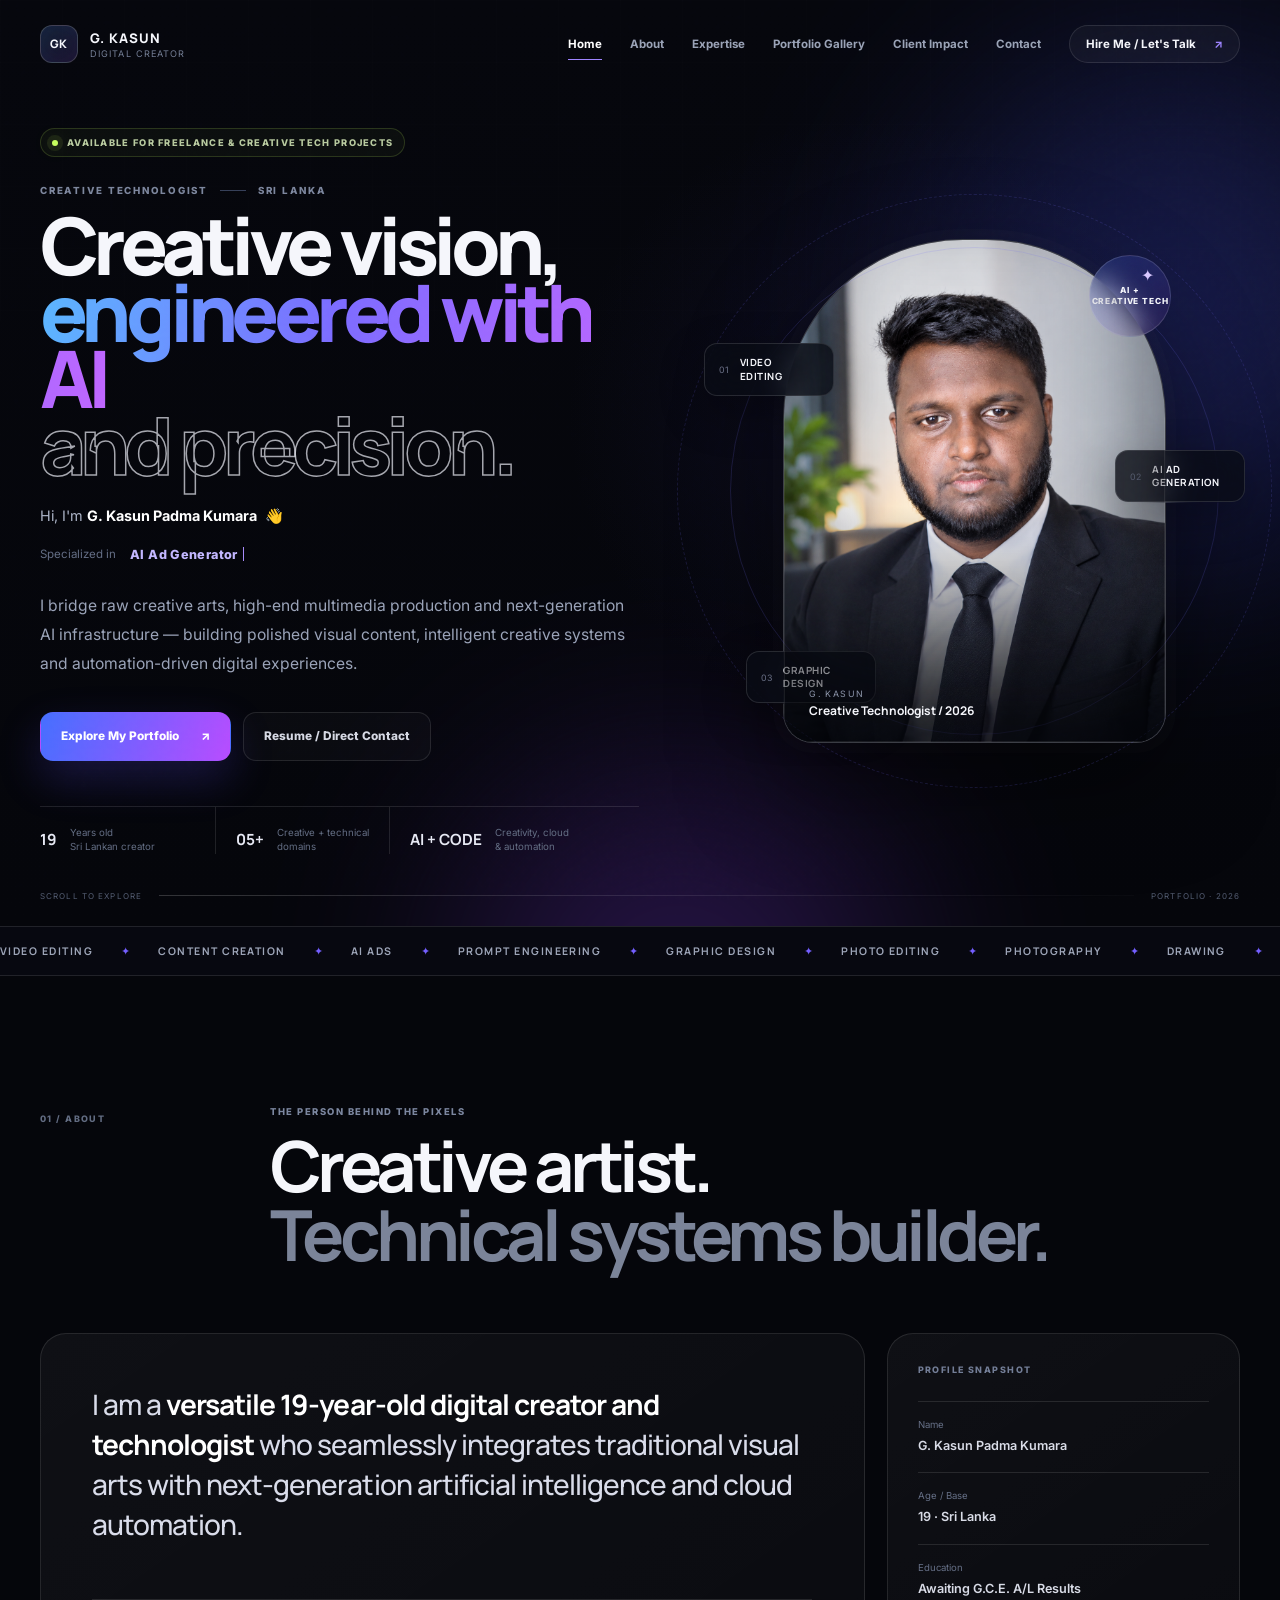
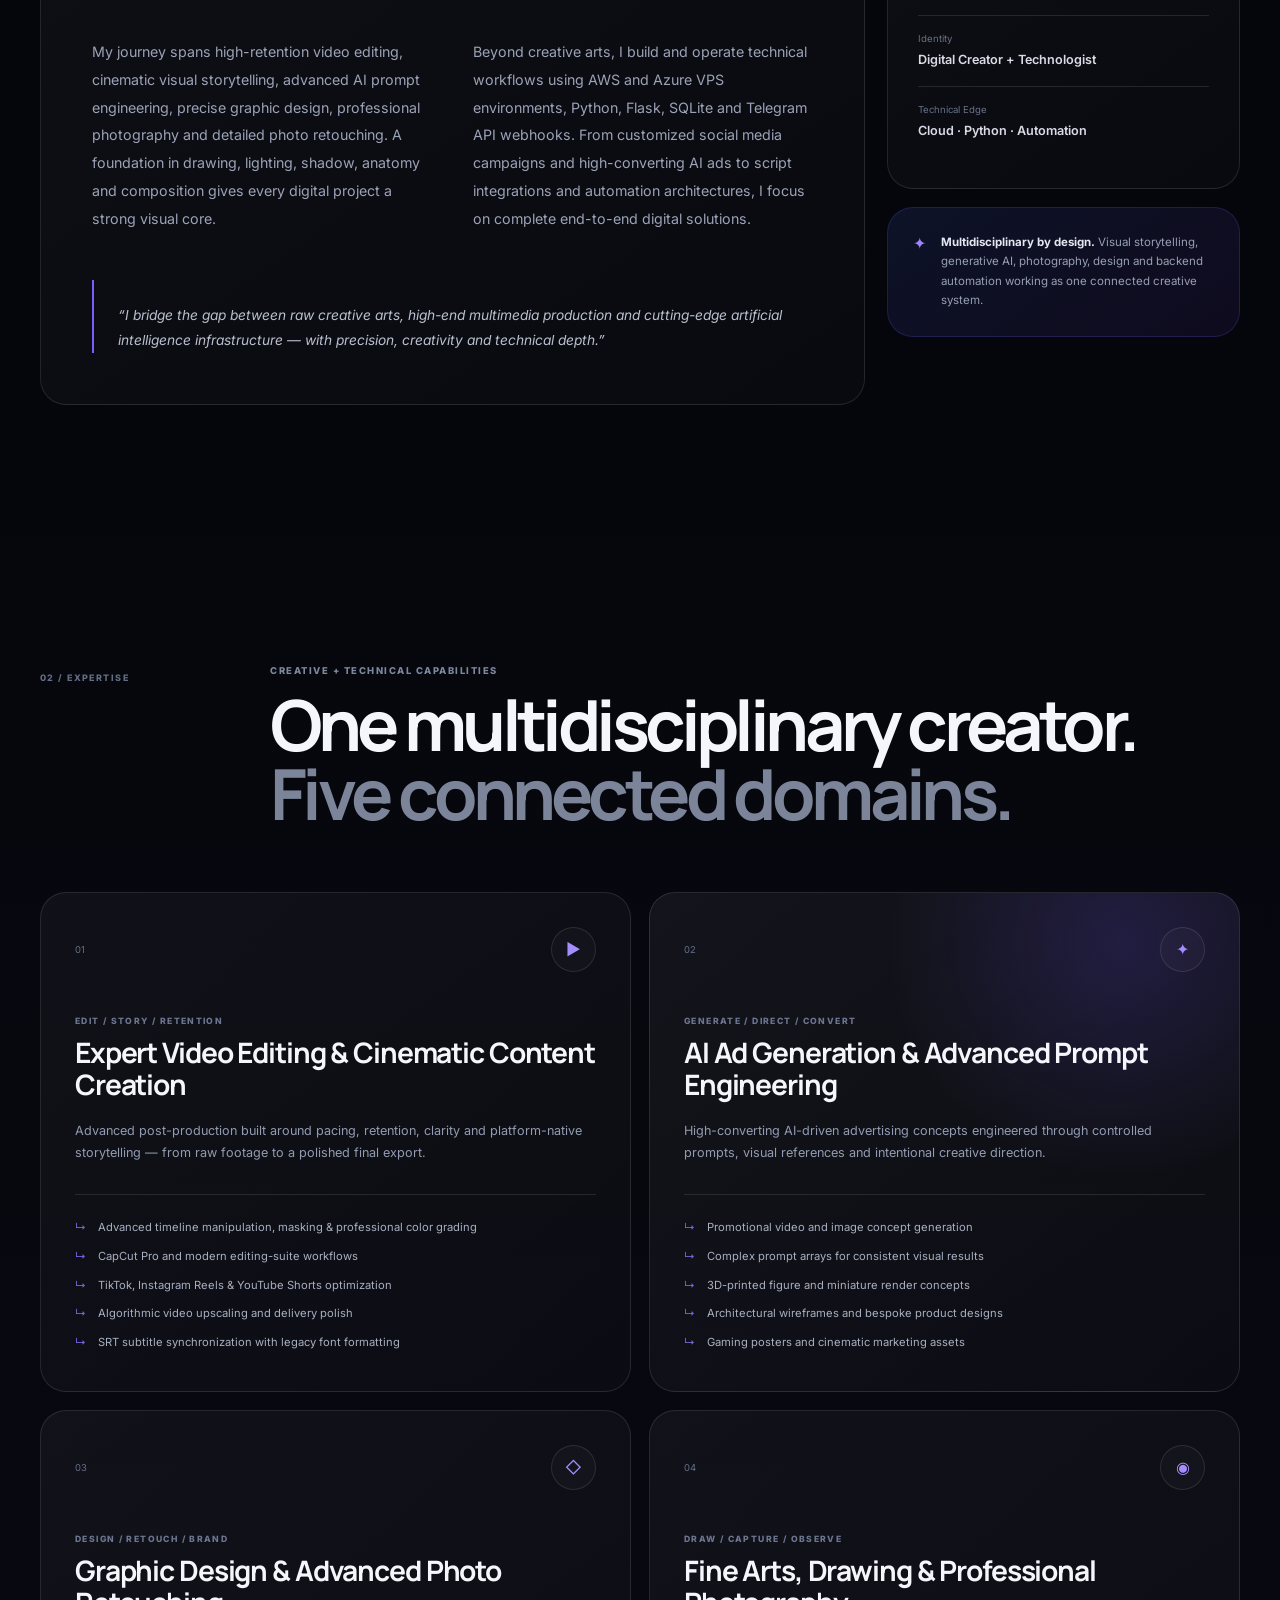
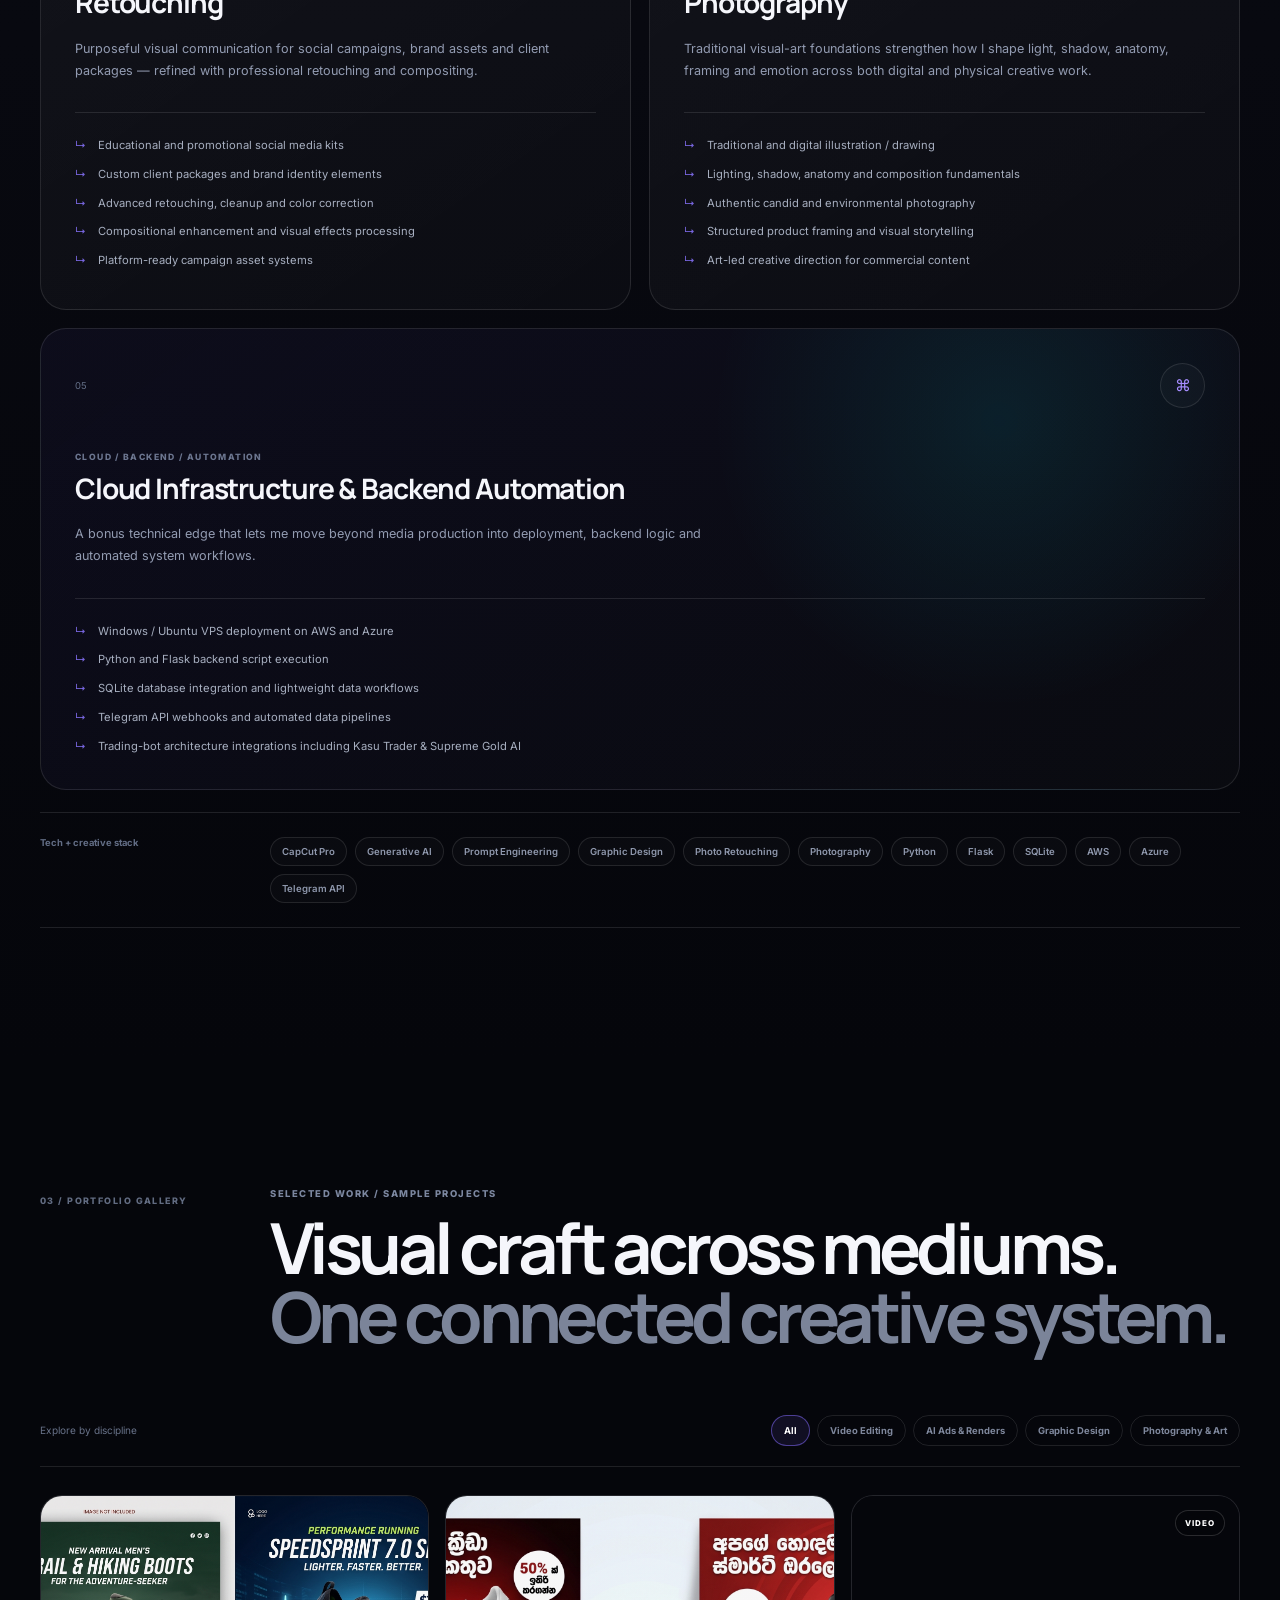
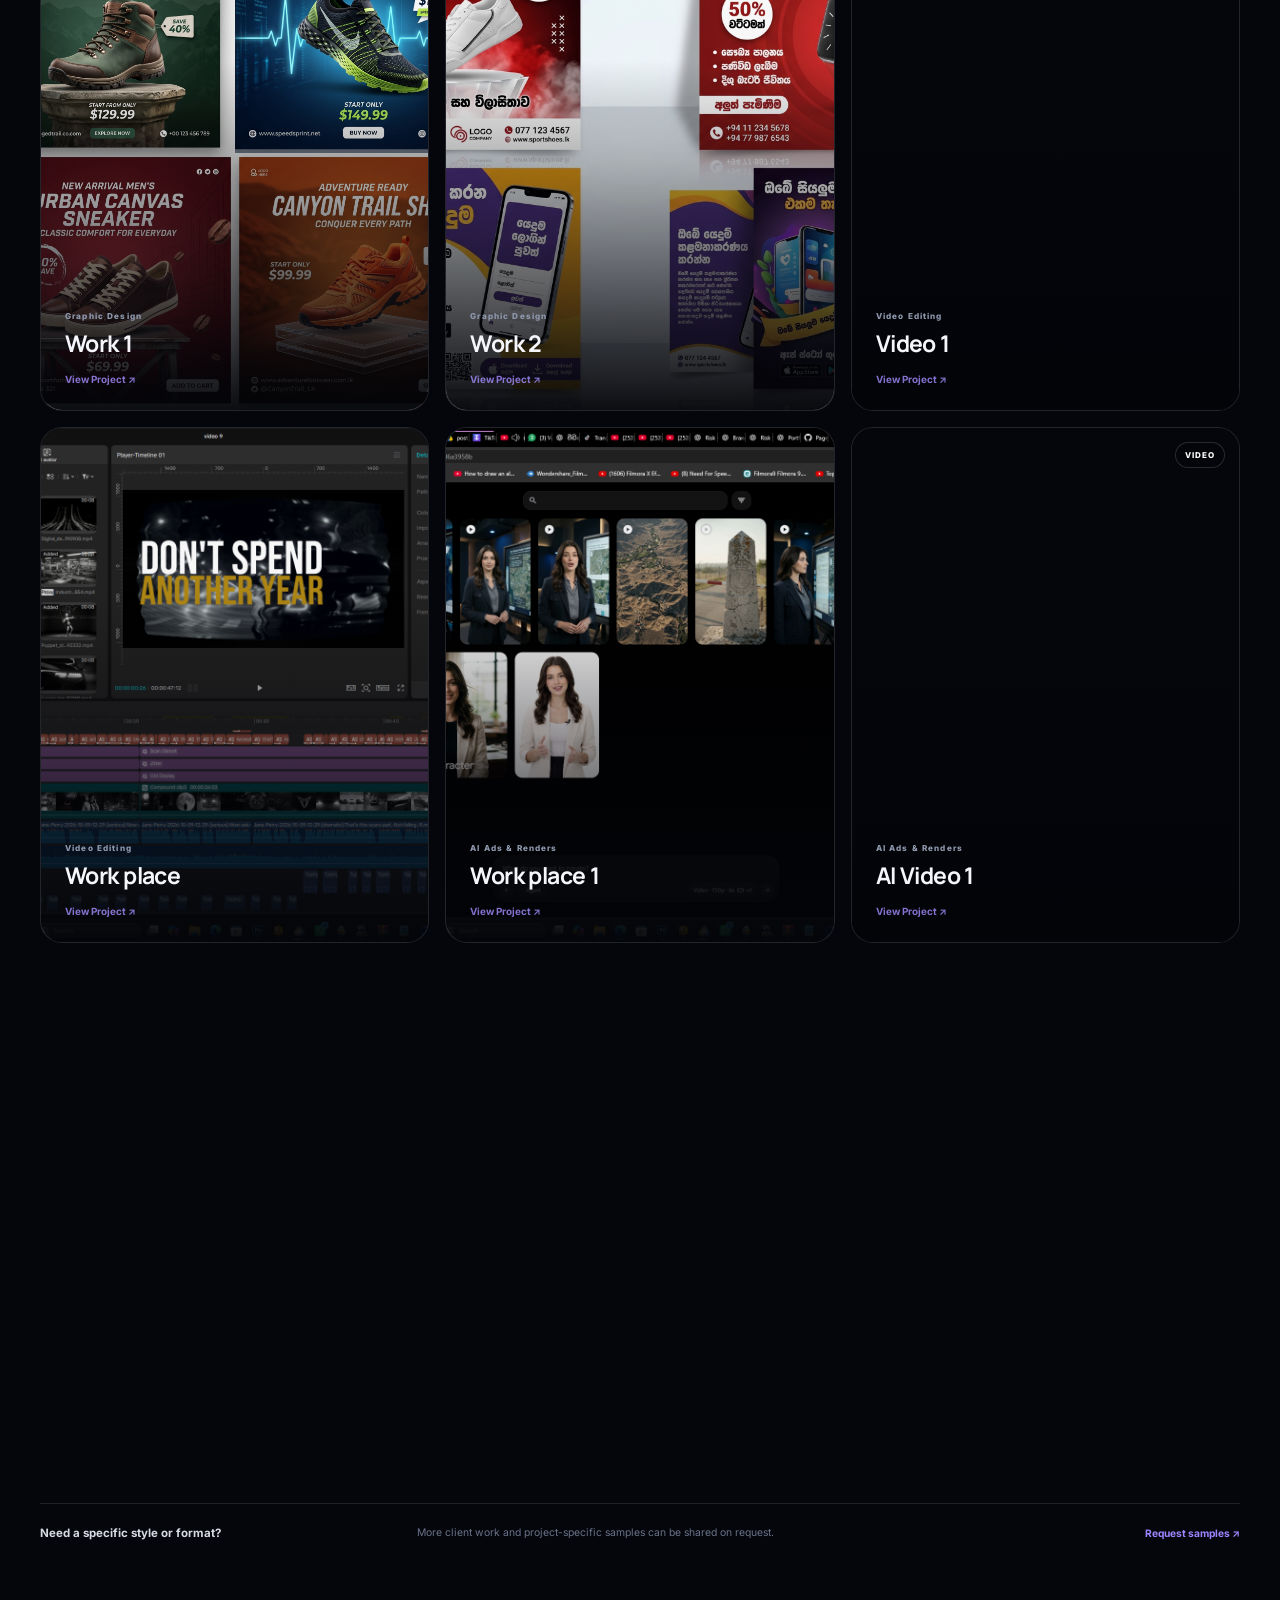
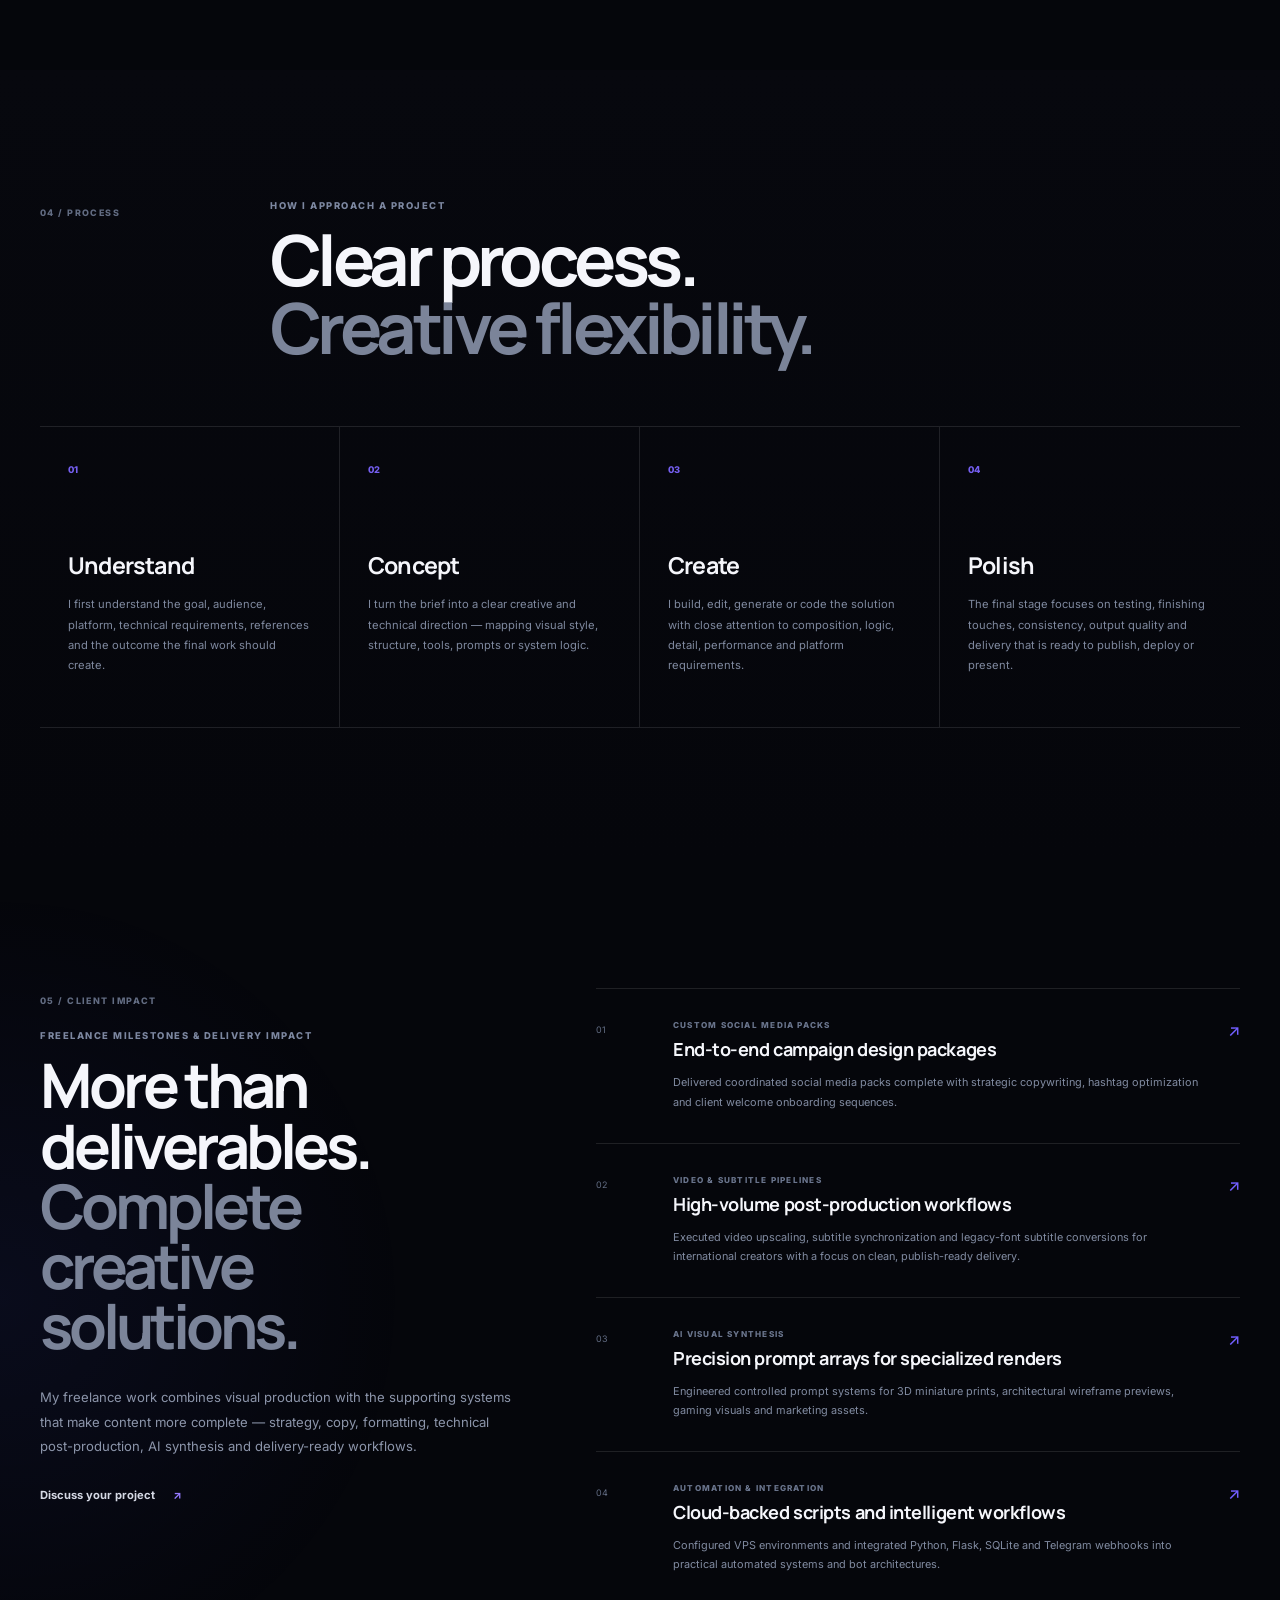
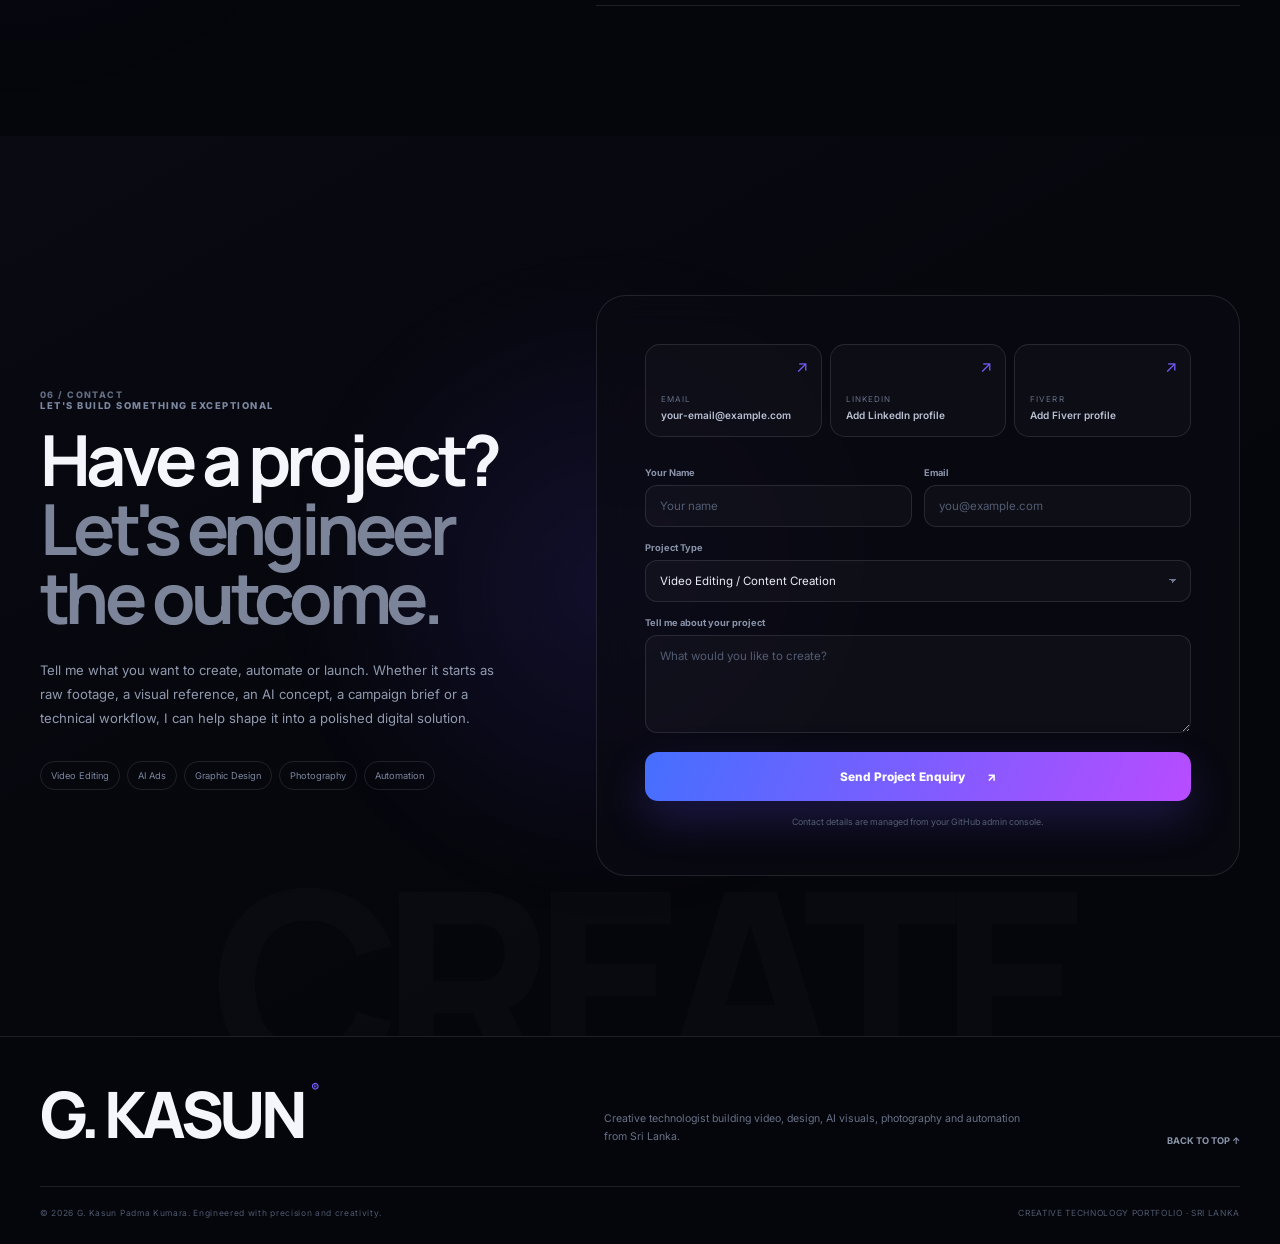
<file: index.html>
<!DOCTYPE html>
<html lang="en">
<head>
  <meta charset="UTF-8" />
  <meta name="viewport" content="width=device-width, initial-scale=1.0" />
  <meta name="theme-color" content="#05060b" />
  <meta name="description" content="Portfolio of G. Kasun Padma Kumara — multidisciplinary digital creator, expert video editor, AI ad generator, graphic designer, photographer, full-stack and automation enthusiast from Sri Lanka." />
  <title>G. Kasun Padma Kumara — Creative Technologist & Digital Creator</title>

  <link rel="preconnect" href="https://fonts.googleapis.com" />
  <link rel="preconnect" href="https://fonts.gstatic.com" crossorigin />
  <link href="https://fonts.googleapis.com/css2?family=Inter:wght@400;500;600;700&family=Manrope:wght@500;600;700;800&display=swap" rel="stylesheet" />
  <link rel="stylesheet" href="style.css" />
</head>
<body>
  <div class="page-noise" aria-hidden="true"></div>
  <div class="mouse-glow" aria-hidden="true"></div>

  <header class="site-header" id="top">
    <nav class="navbar shell" aria-label="Primary navigation">
      <a class="brand" href="#home" aria-label="G. Kasun home">
        <span class="brand-mark">GK</span>
        <span class="brand-copy"><b>G. KASUN</b><small>Digital Creator</small></span>
      </a>

      <button class="menu-toggle" type="button" aria-label="Open navigation menu" aria-expanded="false" aria-controls="nav-menu">
        <span></span><span></span><span></span>
      </button>

      <div class="nav-menu" id="nav-menu">
        <a href="#home" class="nav-link active">Home</a>
        <a href="#about" class="nav-link">About</a>
        <a href="#expertise" class="nav-link">Expertise</a>
        <a href="#portfolio" class="nav-link">Portfolio Gallery</a>
        <a href="#impact" class="nav-link">Client Impact</a>
        <a href="#contact" class="nav-link">Contact</a>
        <a href="#contact" class="nav-cta">Hire Me / Let's Talk <span>↗</span></a>
      </div>
    </nav>
  </header>

  <main>
    <section class="hero" id="home">
      <div class="hero-aurora hero-aurora-a" aria-hidden="true"></div>
      <div class="hero-aurora hero-aurora-b" aria-hidden="true"></div>
      <div class="hero-grid shell">
        <div class="hero-copy reveal">
          <div class="availability-pill"><span></span><b id="availability-text">AVAILABLE FOR FREELANCE & CREATIVE TECH PROJECTS</b></div>
          <p class="hero-kicker">CREATIVE TECHNOLOGIST <i></i> SRI LANKA</p>
          <h1>
            Creative vision,<br />
            <span class="gradient-text">engineered with AI</span><br />
            <span class="outline-text">and precision.</span>
          </h1>
          <div class="intro-name">Hi, I'm <strong>G. Kasun Padma Kumara</strong> <span>👋</span></div>
          <div class="role-line" aria-live="polite">
            <span class="role-label">Specialized in</span>
            <span id="dynamic-role" class="dynamic-role">Expert Video Editor</span>
          </div>
          <p class="hero-text">
            I bridge raw creative arts, high-end multimedia production and next-generation AI infrastructure — building polished visual content, intelligent creative systems and automation-driven digital experiences.
          </p>

          <div class="hero-actions">
            <a class="btn btn-primary" href="#portfolio">Explore My Portfolio <span>↗</span></a>
            <a class="btn btn-ghost" id="resume-link" href="#contact">Resume / Direct Contact</a>
          </div>

          <div class="hero-facts">
            <div><b>19</b><span>Years old<br />Sri Lankan creator</span></div>
            <div><b>05+</b><span>Creative + technical<br />domains</span></div>
            <div><b>AI + CODE</b><span>Creativity, cloud<br />& automation</span></div>
          </div>
        </div>

        <div class="hero-visual reveal reveal-delay-1">
          <div class="visual-backdrop-text" aria-hidden="true">CREATE</div>
          <div class="portrait-stage">
            <div class="portrait-frame">
              <img src="images/profile.jpg" alt="Portrait of G. Kasun Padma Kumara" />
              <div class="portrait-shade"></div>
              <div class="portrait-caption">
                <small>G. KASUN</small>
                <strong>Creative Technologist / 2026</strong>
              </div>
            </div>
            <div class="orbital orbit-one"></div>
            <div class="orbital orbit-two"></div>
            <div class="skill-float float-video"><span>01</span><b>VIDEO<br />EDITING</b></div>
            <div class="skill-float float-ai"><span>02</span><b>AI AD<br />GENERATION</b></div>
            <div class="skill-float float-design"><span>03</span><b>GRAPHIC<br />DESIGN</b></div>
            <div class="creative-badge"><span>✦</span><small>AI +<br />CREATIVE TECH</small></div>
          </div>
        </div>
      </div>

      <div class="scroll-line shell">
        <span>SCROLL TO EXPLORE</span>
        <i></i>
        <span>PORTFOLIO · 2026</span>
      </div>
    </section>

    <div class="marquee" aria-label="Creative specialties">
      <div class="marquee-track">
        <span>VIDEO EDITING</span><i>✦</i><span>CONTENT CREATION</span><i>✦</i><span>AI ADS</span><i>✦</i><span>PROMPT ENGINEERING</span><i>✦</i><span>GRAPHIC DESIGN</span><i>✦</i><span>PHOTO EDITING</span><i>✦</i><span>PHOTOGRAPHY</span><i>✦</i><span>DRAWING</span><i>✦</i>
        <span>VIDEO EDITING</span><i>✦</i><span>CONTENT CREATION</span><i>✦</i><span>AI ADS</span><i>✦</i><span>PROMPT ENGINEERING</span><i>✦</i><span>GRAPHIC DESIGN</span><i>✦</i><span>PHOTO EDITING</span><i>✦</i><span>PHOTOGRAPHY</span><i>✦</i><span>DRAWING</span><i>✦</i>
      </div>
    </div>

    <section class="section section-screen" id="about">
      <div class="shell">
        <div class="section-head reveal">
          <div class="section-index">01 / ABOUT</div>
          <div class="section-title-wrap">
            <p class="section-kicker">THE PERSON BEHIND THE PIXELS</p>
            <h2>Creative artist.<br /><span>Technical systems builder.</span></h2>
          </div>
        </div>

        <div class="about-layout">
          <div class="about-main spotlight-card reveal">
            <div class="about-lead">
              I am a <strong>versatile 19-year-old digital creator and technologist</strong> who seamlessly integrates traditional visual arts with next-generation artificial intelligence and cloud automation.
            </div>
            <div class="about-columns">
              <p>
                My journey spans high-retention video editing, cinematic visual storytelling, advanced AI prompt engineering, precise graphic design, professional photography and detailed photo retouching. A foundation in drawing, lighting, shadow, anatomy and composition gives every digital project a strong visual core.
              </p>
              <p>
                Beyond creative arts, I build and operate technical workflows using AWS and Azure VPS environments, Python, Flask, SQLite and Telegram API webhooks. From customized social media campaigns and high-converting AI ads to script integrations and automation architectures, I focus on complete end-to-end digital solutions.
              </p>
            </div>
            <blockquote>
              “I bridge the gap between raw creative arts, high-end multimedia production and cutting-edge artificial intelligence infrastructure — with precision, creativity and technical depth.”
            </blockquote>
          </div>

          <aside class="about-side reveal reveal-delay-1">
            <div class="profile-summary spotlight-card">
              <span class="summary-label">PROFILE SNAPSHOT</span>
              <dl>
                <div><dt>Name</dt><dd>G. Kasun Padma Kumara</dd></div>
                <div><dt>Age / Base</dt><dd>19 · Sri Lanka</dd></div>
                <div><dt>Education</dt><dd>Awaiting G.C.E. A/L Results</dd></div>
                <div><dt>Identity</dt><dd>Digital Creator + Technologist</dd></div>
                <div><dt>Technical Edge</dt><dd>Cloud · Python · Automation</dd></div>
              </dl>
            </div>
            <div class="about-note">
              <span>✦</span>
              <p><strong>Multidisciplinary by design.</strong> Visual storytelling, generative AI, photography, design and backend automation working as one connected creative system.</p>
            </div>
          </aside>
        </div>
      </div>
    </section>

    <section class="section services-section" id="expertise">
      <div class="shell">
        <div class="section-head reveal">
          <div class="section-index">02 / EXPERTISE</div>
          <div class="section-title-wrap">
            <p class="section-kicker">CREATIVE + TECHNICAL CAPABILITIES</p>
            <h2>One multidisciplinary creator.<br /><span>Five connected domains.</span></h2>
          </div>
        </div>

        <div class="services-grid">
          <article class="service-card spotlight-card reveal">
            <div class="service-head"><span>01</span><div class="service-symbol">▶</div></div>
            <p class="service-tag">EDIT / STORY / RETENTION</p>
            <h3>Expert Video Editing & Cinematic Content Creation</h3>
            <p class="service-copy">Advanced post-production built around pacing, retention, clarity and platform-native storytelling — from raw footage to a polished final export.</p>
            <ul>
              <li>Advanced timeline manipulation, masking & professional color grading</li>
              <li>CapCut Pro and modern editing-suite workflows</li>
              <li>TikTok, Instagram Reels & YouTube Shorts optimization</li>
              <li>Algorithmic video upscaling and delivery polish</li>
              <li>SRT subtitle synchronization with legacy font formatting</li>
            </ul>
          </article>

          <article class="service-card featured spotlight-card reveal reveal-delay-1">
            <div class="service-head"><span>02</span><div class="service-symbol">✦</div></div>
            <p class="service-tag">GENERATE / DIRECT / CONVERT</p>
            <h3>AI Ad Generation & Advanced Prompt Engineering</h3>
            <p class="service-copy">High-converting AI-driven advertising concepts engineered through controlled prompts, visual references and intentional creative direction.</p>
            <ul>
              <li>Promotional video and image concept generation</li>
              <li>Complex prompt arrays for consistent visual results</li>
              <li>3D-printed figure and miniature render concepts</li>
              <li>Architectural wireframes and bespoke product designs</li>
              <li>Gaming posters and cinematic marketing assets</li>
            </ul>
          </article>

          <article class="service-card spotlight-card reveal">
            <div class="service-head"><span>03</span><div class="service-symbol">◇</div></div>
            <p class="service-tag">DESIGN / RETOUCH / BRAND</p>
            <h3>Graphic Design & Advanced Photo Retouching</h3>
            <p class="service-copy">Purposeful visual communication for social campaigns, brand assets and client packages — refined with professional retouching and compositing.</p>
            <ul>
              <li>Educational and promotional social media kits</li>
              <li>Custom client packages and brand identity elements</li>
              <li>Advanced retouching, cleanup and color correction</li>
              <li>Compositional enhancement and visual effects processing</li>
              <li>Platform-ready campaign asset systems</li>
            </ul>
          </article>

          <article class="service-card spotlight-card reveal reveal-delay-1">
            <div class="service-head"><span>04</span><div class="service-symbol">◉</div></div>
            <p class="service-tag">DRAW / CAPTURE / OBSERVE</p>
            <h3>Fine Arts, Drawing & Professional Photography</h3>
            <p class="service-copy">Traditional visual-art foundations strengthen how I shape light, shadow, anatomy, framing and emotion across both digital and physical creative work.</p>
            <ul>
              <li>Traditional and digital illustration / drawing</li>
              <li>Lighting, shadow, anatomy and composition fundamentals</li>
              <li>Authentic candid and environmental photography</li>
              <li>Structured product framing and visual storytelling</li>
              <li>Art-led creative direction for commercial content</li>
            </ul>
          </article>

          <article class="service-card tech-edge spotlight-card reveal">
            <div class="service-head"><span>05</span><div class="service-symbol">⌘</div></div>
            <p class="service-tag">CLOUD / BACKEND / AUTOMATION</p>
            <h3>Cloud Infrastructure & Backend Automation</h3>
            <p class="service-copy">A bonus technical edge that lets me move beyond media production into deployment, backend logic and automated system workflows.</p>
            <ul>
              <li>Windows / Ubuntu VPS deployment on AWS and Azure</li>
              <li>Python and Flask backend script execution</li>
              <li>SQLite database integration and lightweight data workflows</li>
              <li>Telegram API webhooks and automated data pipelines</li>
              <li>Trading-bot architecture integrations including Kasu Trader & Supreme Gold AI</li>
            </ul>
          </article>
        </div>

        <div class="capability-strip reveal">
          <span>Tech + creative stack</span>
          <div>
            <b>CapCut Pro</b><b>Generative AI</b><b>Prompt Engineering</b><b>Graphic Design</b><b>Photo Retouching</b><b>Photography</b><b>Python</b><b>Flask</b><b>SQLite</b><b>AWS</b><b>Azure</b><b>Telegram API</b>
          </div>
        </div>
      </div>
    </section>

    <section class="section portfolio-section" id="portfolio">
      <div class="shell">
        <div class="section-head reveal">
          <div class="section-index">03 / PORTFOLIO GALLERY</div>
          <div class="section-title-wrap">
            <p class="section-kicker">SELECTED WORK / SAMPLE PROJECTS</p>
            <h2>Visual craft across mediums.<br /><span>One connected creative system.</span></h2>
          </div>
        </div>

        <div class="portfolio-toolbar reveal">
          <p>Explore by discipline</p>
          <div class="filter-bar" id="portfolio-filters" role="group" aria-label="Portfolio filters">
            <button class="filter-btn active" data-filter="all">All</button>
          </div>
        </div>

        <div class="portfolio-grid" id="portfolio-grid" aria-live="polite">
          <div class="portfolio-loading spotlight-card">Loading selected work…</div>
        </div>

        <div class="portfolio-footer reveal">
          <p>Need a specific style or format?</p>
          <span>More client work and project-specific samples can be shared on request.</span>
          <a href="#contact">Request samples ↗</a>
        </div>
      </div>
    </section>

    <section class="section process-section" id="process">
      <div class="shell">
        <div class="section-head reveal">
          <div class="section-index">04 / PROCESS</div>
          <div class="section-title-wrap">
            <p class="section-kicker">HOW I APPROACH A PROJECT</p>
            <h2>Clear process.<br /><span>Creative flexibility.</span></h2>
          </div>
        </div>

        <div class="process-grid">
          <article class="process-step reveal"><span>01</span><h3>Understand</h3><p>I first understand the goal, audience, platform, technical requirements, references and the outcome the final work should create.</p></article>
          <article class="process-step reveal reveal-delay-1"><span>02</span><h3>Concept</h3><p>I turn the brief into a clear creative and technical direction — mapping visual style, structure, tools, prompts or system logic.</p></article>
          <article class="process-step reveal"><span>03</span><h3>Create</h3><p>I build, edit, generate or code the solution with close attention to composition, logic, detail, performance and platform requirements.</p></article>
          <article class="process-step reveal reveal-delay-1"><span>04</span><h3>Polish</h3><p>The final stage focuses on testing, finishing touches, consistency, output quality and delivery that is ready to publish, deploy or present.</p></article>
        </div>
      </div>
    </section>

    <section class="section experience-section" id="impact">
      <div class="shell experience-layout">
        <div class="experience-intro reveal">
          <div class="section-index">05 / CLIENT IMPACT</div>
          <p class="section-kicker">FREELANCE MILESTONES & DELIVERY IMPACT</p>
          <h2>More than deliverables.<br /><span>Complete creative solutions.</span></h2>
          <p class="experience-copy">
            My freelance work combines visual production with the supporting systems that make content more complete — strategy, copy, formatting, technical post-production, AI synthesis and delivery-ready workflows.
          </p>
          <a class="text-link" href="#contact">Discuss your project <span>↗</span></a>
        </div>

        <div class="experience-list">
          <article class="experience-item reveal">
            <div class="experience-no">01</div><div><p>CUSTOM SOCIAL MEDIA PACKS</p><h3>End-to-end campaign design packages</h3><span>Delivered coordinated social media packs complete with strategic copywriting, hashtag optimization and client welcome onboarding sequences.</span></div><b>↗</b>
          </article>
          <article class="experience-item reveal">
            <div class="experience-no">02</div><div><p>VIDEO & SUBTITLE PIPELINES</p><h3>High-volume post-production workflows</h3><span>Executed video upscaling, subtitle synchronization and legacy-font subtitle conversions for international creators with a focus on clean, publish-ready delivery.</span></div><b>↗</b>
          </article>
          <article class="experience-item reveal">
            <div class="experience-no">03</div><div><p>AI VISUAL SYNTHESIS</p><h3>Precision prompt arrays for specialized renders</h3><span>Engineered controlled prompt systems for 3D miniature prints, architectural wireframe previews, gaming visuals and marketing assets.</span></div><b>↗</b>
          </article>
          <article class="experience-item reveal">
            <div class="experience-no">04</div><div><p>AUTOMATION & INTEGRATION</p><h3>Cloud-backed scripts and intelligent workflows</h3><span>Configured VPS environments and integrated Python, Flask, SQLite and Telegram webhooks into practical automated systems and bot architectures.</span></div><b>↗</b>
          </article>
        </div>
      </div>
    </section>

    <section class="contact-section" id="contact">
      <div class="contact-bg-word" aria-hidden="true">CREATE</div>
      <div class="shell contact-layout">
        <div class="contact-intro reveal">
          <div class="section-index">06 / CONTACT</div>
          <p class="section-kicker">LET'S BUILD SOMETHING EXCEPTIONAL</p>
          <h2>Have a project?<br /><span>Let's engineer the outcome.</span></h2>
          <p>Tell me what you want to create, automate or launch. Whether it starts as raw footage, a visual reference, an AI concept, a campaign brief or a technical workflow, I can help shape it into a polished digital solution.</p>
          <div class="contact-chips"><span>Video Editing</span><span>AI Ads</span><span>Graphic Design</span><span>Photography</span><span>Automation</span></div>
        </div>

        <div class="contact-panel spotlight-card reveal reveal-delay-1">
          <div class="contact-links">
            <a id="contact-email" href="mailto:your-email@example.com"><small>EMAIL</small><strong>Add your email</strong><span>↗</span></a>
            <a id="contact-linkedin" href="#"><small>LINKEDIN</small><strong>Add LinkedIn profile</strong><span>↗</span></a>
            <a id="contact-fiverr" href="#"><small>FIVERR</small><strong>Add Fiverr profile</strong><span>↗</span></a>
          </div>

          <form id="contact-form">
            <div class="form-grid">
              <label><span>Your Name</span><input type="text" name="name" placeholder="Your name" required /></label>
              <label><span>Email</span><input type="email" name="email" placeholder="you@example.com" required /></label>
            </div>
            <label><span>Project Type</span>
              <select name="project">
                <option>Video Editing / Content Creation</option>
                <option>AI Ad / Render Concept</option>
                <option>Graphic Design / Photo Editing</option>
                <option>Photography / Drawing</option>
                <option>Cloud / Python / Automation</option>
                <option>Full Creative + Technical Solution</option>
                <option>Other Project</option>
              </select>
            </label>
            <label><span>Tell me about your project</span><textarea name="message" rows="5" placeholder="What would you like to create?" required></textarea></label>
            <button class="btn btn-primary form-submit" type="submit">Send Project Enquiry <span>↗</span></button>
            <p class="form-note">Contact details are managed from your GitHub admin console.</p>
          </form>
        </div>
      </div>
    </section>
  </main>

  <footer class="footer">
    <div class="shell footer-main">
      <a class="footer-brand" href="#home">G. KASUN<span>®</span></a>
      <p>Creative technologist building video, design, AI visuals, photography and automation from Sri Lanka.</p>
      <a href="#home" class="back-top">BACK TO TOP ↑</a>
    </div>
    <div class="shell footer-bottom">
      <span>© 2026 G. Kasun Padma Kumara. Engineered with precision and creativity.</span>
      <span>CREATIVE TECHNOLOGY PORTFOLIO · SRI LANKA</span>
    </div>
  </footer>

  <div class="lightbox" id="lightbox" aria-hidden="true" role="dialog" aria-label="Portfolio preview">
    <button class="lightbox-close" type="button" aria-label="Close preview">×</button>
    <div class="lightbox-inner">
      <div class="lightbox-media" id="lightbox-media"></div>
      <div class="lightbox-copy"><small>SELECTED WORK</small><h3 id="lightbox-title">Project</h3><p id="lightbox-description">Portfolio preview.</p><div class="lightbox-meta" id="lightbox-meta"></div><div class="lightbox-tags" id="lightbox-tags"></div><a class="btn btn-primary lightbox-project-link" id="lightbox-project-link" href="#" target="_blank" rel="noopener">Open Project <span>↗</span></a></div>
    </div>
  </div>

  <script src="script.js"></script>
</body>
</html>
</file>
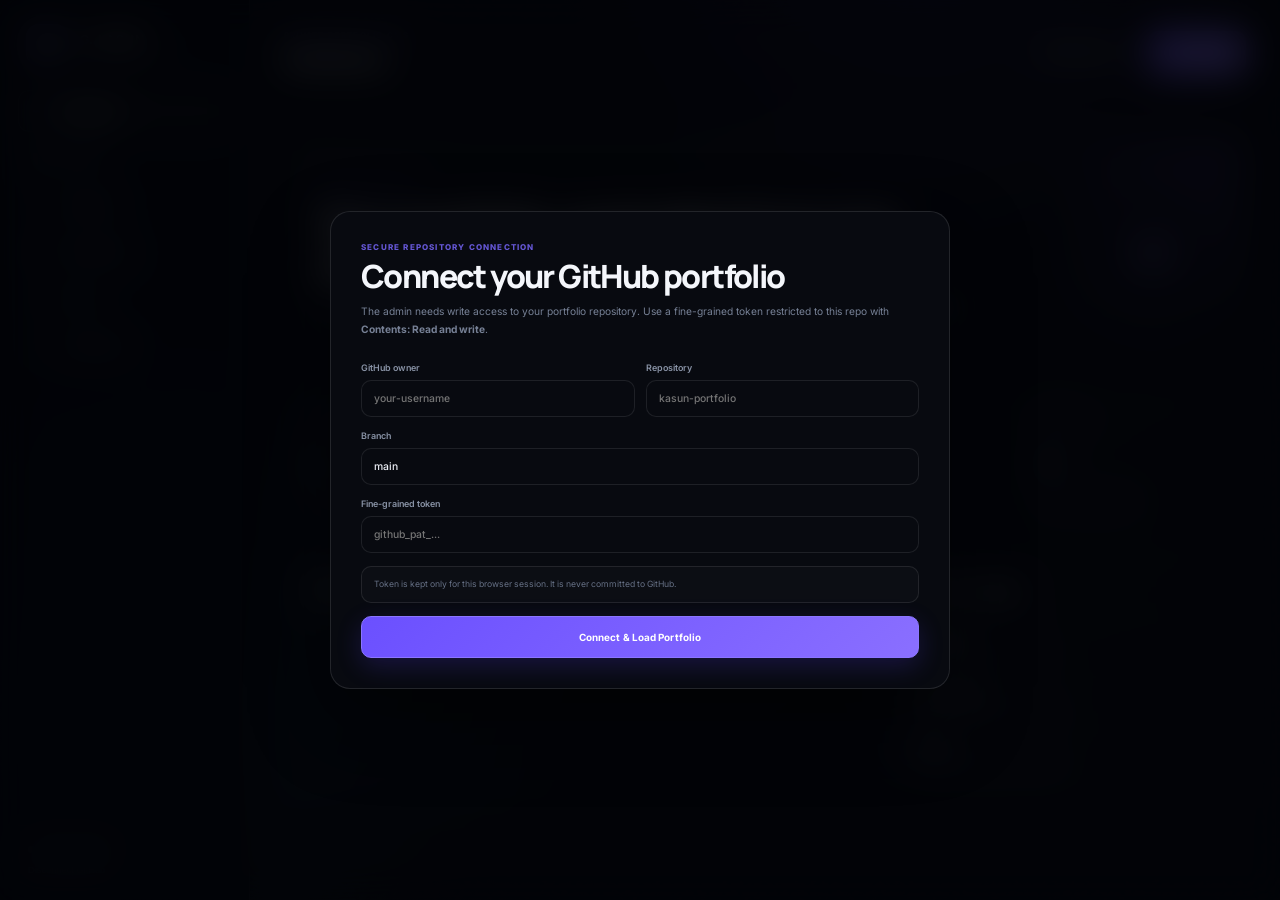
<file: admin/index.html>
<!doctype html>
<html lang="en">
<head>
  <meta charset="utf-8" />
  <meta name="viewport" content="width=device-width, initial-scale=1" />
  <meta name="robots" content="noindex,nofollow,noarchive" />
  <meta name="theme-color" content="#05060b" />
  <title>G. Kasun — Portfolio Control Center</title>
  <link rel="preconnect" href="https://fonts.googleapis.com" />
  <link rel="preconnect" href="https://fonts.gstatic.com" crossorigin />
  <link href="https://fonts.googleapis.com/css2?family=Inter:wght@400;500;600;700&family=Manrope:wght@600;700;800&display=swap" rel="stylesheet" />
  <link rel="stylesheet" href="admin.css" />
</head>
<body>
  <div class="admin-noise"></div>
  <div class="admin-shell">
    <aside class="sidebar">
      <a class="admin-brand" href="../" target="_blank" rel="noopener">
        <span>GK</span><div><strong>G. KASUN</strong><small>CONTROL CENTER</small></div>
      </a>
      <nav class="side-nav" aria-label="Admin sections">
        <button class="side-link active" data-view="dashboard"><span>⌁</span> Dashboard</button>
        <button class="side-link" data-view="projects"><span>▦</span> Projects</button>
        <button class="side-link" data-view="categories"><span>◇</span> Categories</button>
        <button class="side-link" data-view="settings"><span>⚙</span> Site Settings</button>
        <button class="side-link" data-view="backup"><span>⇩</span> Backup</button>
        <button class="side-link" data-view="guide"><span>?</span> Setup Guide</button>
      </nav>
      <div class="side-foot">
        <div class="connection-dot"><i id="connection-led"></i><span id="connection-label">Not connected</span></div>
        <button class="text-button" id="disconnect-btn" type="button">Disconnect GitHub</button>
      </div>
    </aside>

    <main class="admin-main">
      <header class="topbar">
        <div><p>PRIVATE PORTFOLIO CMS</p><h1 id="view-title">Dashboard</h1></div>
        <div class="top-actions">
          <a class="ghost-button" href="../" target="_blank" rel="noopener">View Live Site ↗</a>
          <button class="primary-button" id="quick-add" type="button">+ Add Project</button>
        </div>
      </header>

      <section class="view active" id="view-dashboard">
        <div class="hero-panel panel">
          <div><span class="eyebrow">GITHUB-ONLY CMS</span><h2>Your portfolio, controlled from one screen.</h2><p>Projects, categories and site details are saved directly into your GitHub repository. No database. No PHP. No Supabase.</p></div>
          <div class="hero-orb">GK</div>
        </div>
        <div class="stat-grid">
          <article class="stat panel"><small>TOTAL PROJECTS</small><strong id="stat-projects">—</strong><span>All portfolio entries</span></article>
          <article class="stat panel"><small>PUBLISHED</small><strong id="stat-published">—</strong><span>Visible on your site</span></article>
          <article class="stat panel"><small>CATEGORIES</small><strong id="stat-categories">—</strong><span>Dynamic gallery filters</span></article>
          <article class="stat panel"><small>FEATURED</small><strong id="stat-featured">—</strong><span>Priority showcase items</span></article>
        </div>
        <div class="dashboard-grid">
          <article class="panel dashboard-card"><div class="panel-head"><div><small>RECENT WORK</small><h3>Latest projects</h3></div><button class="mini-button" data-go="projects">Manage all</button></div><div id="recent-projects" class="mini-list"></div></article>
          <article class="panel dashboard-card"><div class="panel-head"><div><small>WORKFLOW</small><h3>Publish in 3 steps</h3></div></div><ol class="workflow"><li><b>01</b><span><strong>Add project</strong><small>Title, details, category and layout.</small></span></li><li><b>02</b><span><strong>Upload media</strong><small>Image or compressed preview video.</small></span></li><li><b>03</b><span><strong>Publish</strong><small>GitHub Pages updates automatically.</small></span></li></ol></article>
        </div>
      </section>

      <section class="view" id="view-projects">
        <div class="toolbar panel">
          <div class="search-wrap"><span>⌕</span><input id="project-search" type="search" placeholder="Search projects…" /></div>
          <select id="project-filter"><option value="all">All categories</option></select>
          <select id="status-filter"><option value="all">All status</option><option value="published">Published</option><option value="draft">Draft</option><option value="featured">Featured</option></select>
          <button class="primary-button" id="add-project-btn" type="button">+ New Project</button>
        </div>
        <div id="project-list" class="project-list"></div>
      </section>

      <section class="view" id="view-categories">
        <div class="split-grid">
          <article class="panel form-card">
            <span class="eyebrow">NEW CATEGORY</span><h2>Add another discipline</h2><p>New categories automatically become filters on the public portfolio.</p>
            <form id="category-form">
              <label><span>Category name</span><input id="category-name" placeholder="e.g. Web Development" required /></label>
              <label><span>Category ID</span><input id="category-id" placeholder="web-development" required /></label>
              <button class="primary-button full" type="submit">Add Category</button>
            </form>
          </article>
          <article class="panel form-card"><div class="panel-head"><div><span class="eyebrow">CURRENT FILTERS</span><h2>Manage categories</h2></div></div><div id="category-list" class="category-list"></div></article>
        </div>
      </section>

      <section class="view" id="view-settings">
        <article class="panel form-card settings-card">
          <span class="eyebrow">PUBLIC SITE SETTINGS</span><h2>Contact & availability</h2><p>Update these without touching your HTML.</p>
          <form id="site-form" class="settings-form">
            <label class="wide"><span>Availability text</span><input name="availability" /></label>
            <label><span>Email</span><input type="email" name="email" placeholder="you@example.com" /></label>
            <label><span>Location</span><input name="location" placeholder="Sri Lanka" /></label>
            <label><span>LinkedIn URL</span><input type="url" name="linkedin" placeholder="https://linkedin.com/in/..." /></label>
            <label><span>Fiverr URL</span><input type="url" name="fiverr" placeholder="https://fiverr.com/..." /></label>
            <label class="wide"><span>Resume URL or repo path</span><input name="resume" placeholder="assets/resume/kasun-cv.pdf or https://..." /></label>
            <div class="wide form-actions"><button class="primary-button" type="submit">Save Site Settings</button><span>Commits to <code>data/site.json</code></span></div>
          </form>
        </article>
      </section>

      <section class="view" id="view-backup">
        <div class="split-grid">
          <article class="panel form-card"><span class="eyebrow">EXPORT</span><h2>Download CMS backup</h2><p>Exports projects, categories and site settings into one JSON file.</p><button class="primary-button" id="export-backup" type="button">Download Backup</button></article>
          <article class="panel form-card"><span class="eyebrow">IMPORT</span><h2>Restore a backup</h2><p>This replaces the three CMS data files. Media files are not included.</p><input id="import-file" class="file-input" type="file" accept="application/json,.json" /><button class="danger-button" id="import-backup" type="button">Restore Backup</button></article>
        </div>
      </section>

      <section class="view" id="view-guide">
        <article class="panel guide-card">
          <span class="eyebrow">ONE-TIME SETUP</span><h2>GitHub Pages + Admin connection</h2>
          <div class="guide-steps">
            <div><b>01</b><p><strong>Create a public GitHub repository</strong><span>Upload everything from this project ZIP to the repository root.</span></p></div>
            <div><b>02</b><p><strong>Enable GitHub Pages</strong><span>Settings → Pages → Deploy from a branch → main → /(root).</span></p></div>
            <div><b>03</b><p><strong>Create a fine-grained access token</strong><span>Limit it to this repository and give Repository permissions → Contents → Read and write.</span></p></div>
            <div><b>04</b><p><strong>Open /admin/</strong><span>Enter owner, repository, branch and the token. The token stays in this browser session only.</span></p></div>
          </div>
          <div class="security-note"><strong>Important</strong><p>Never put your GitHub token inside HTML, JavaScript, screenshots or the repository. This admin stores it only in <code>sessionStorage</code> and removes it when you disconnect or close the browser session.</p></div>
        </article>
      </section>
    </main>
  </div>

  <div class="modal" id="connect-modal" aria-hidden="true">
    <div class="modal-card connect-card">
      <div class="modal-kicker">SECURE REPOSITORY CONNECTION</div>
      <h2>Connect your GitHub portfolio</h2>
      <p>The admin needs write access to your portfolio repository. Use a fine-grained token restricted to this repo with <b>Contents: Read and write</b>.</p>
      <form id="connect-form">
        <div class="form-two"><label><span>GitHub owner</span><input id="repo-owner" required placeholder="your-username" /></label><label><span>Repository</span><input id="repo-name" required placeholder="kasun-portfolio" /></label></div>
        <label><span>Branch</span><input id="repo-branch" value="main" required /></label>
        <label><span>Fine-grained token</span><input id="repo-token" type="password" autocomplete="off" required placeholder="github_pat_..." /></label>
        <div class="token-note">Token is kept only for this browser session. It is never committed to GitHub.</div>
        <button class="primary-button full" id="connect-submit" type="submit">Connect & Load Portfolio</button>
      </form>
    </div>
  </div>

  <div class="modal" id="project-modal" aria-hidden="true">
    <div class="modal-card project-editor">
      <div class="modal-head"><div><div class="modal-kicker">PROJECT EDITOR</div><h2 id="project-modal-title">Add New Project</h2></div><button class="close-button" id="close-project-modal" type="button">×</button></div>
      <form id="project-form">
        <input type="hidden" name="editingId" />
        <div class="editor-grid">
          <div class="editor-main">
            <label><span>Project title *</span><input name="title" required placeholder="Wonder Ice Cream Social Campaign" /></label>
            <div class="form-two"><label><span>Project ID / slug *</span><input name="id" required placeholder="wonder-ice-cream" /></label><label><span>Category *</span><select name="category" required></select></label></div>
            <label><span>Description *</span><textarea name="description" rows="5" required placeholder="Describe what you created, the goal and the outcome…"></textarea></label>
            <label><span>Tags</span><input name="tags" placeholder="CapCut Pro, AI, Social Media" /></label>
            <div class="form-two"><label><span>Client</span><input name="client" placeholder="Client / Personal Project" /></label><label><span>Year</span><input name="year" placeholder="2026" /></label></div>
            <div class="form-two"><label><span>Role</span><input name="role" placeholder="Video Editor" /></label><label><span>Tools</span><input name="tools" placeholder="CapCut Pro, Photoshop" /></label></div>
            <label><span>External project URL</span><input type="url" name="externalUrl" placeholder="https://youtube.com/..." /></label>
          </div>
          <aside class="editor-side">
            <div class="upload-box" id="upload-box">
              <input id="media-file" type="file" multiple accept="image/jpeg,image/png,image/webp,image/gif,video/mp4,video/webm,video/quicktime" />
              <div id="upload-preview" class="upload-preview empty"><b>＋</b><strong>Drop 2–3 project files</strong><span>Photos + videos supported. Up to 6 files; first 3 appear together on the card.</span></div>
            </div>
            <label><span>Optional extra media URL/path</span><input name="media" placeholder="https://... or assets/projects/..." /></label>
            <div class="form-two"><label><span>Card layout</span><select name="layout"><option value="standard">Standard</option><option value="wide">Wide</option><option value="tall">Tall</option></select></label><label><span>Display order</span><input type="number" name="order" min="0" value="10" /></label></div>
            <label class="toggle-row"><span><strong>Published</strong><small>Visible on public portfolio</small></span><input type="checkbox" name="published" checked /></label>
            <label class="toggle-row"><span><strong>Featured</strong><small>Push near the top of gallery</small></span><input type="checkbox" name="featured" /></label>
            <div class="editor-tip"><b>GitHub media tip</b><span>Use compressed previews for video. For long/full videos, add an external YouTube/Vimeo link instead.</span></div>
          </aside>
        </div>
        <div class="modal-actions"><button class="ghost-button" id="cancel-project" type="button">Cancel</button><button class="primary-button" id="save-project" type="submit">Save Project</button></div>
      </form>
    </div>
  </div>

  <div class="toast" id="toast" role="status"></div>
  <script src="admin.js"></script>
</body>
</html>
</file>
<file: style.css>
:root {
  --bg: #05060b;
  --bg-soft: #090b12;
  --panel: rgba(255,255,255,.038);
  --panel-strong: rgba(255,255,255,.065);
  --text: #f5f6fb;
  --muted: #9ba3b8;
  --muted-2: #697187;
  --line: rgba(255,255,255,.105);
  --blue: #4da3ff;
  --violet: #8b5cf6;
  --cyan: #63e6ff;
  --lime: #c7ff5e;
  --gradient: linear-gradient(100deg, #5ab8ff 0%, #7c6cff 48%, #c166ff 100%);
  --shell: 1440px;
  --radius: 26px;
}

* { box-sizing: border-box; }
html { scroll-behavior: smooth; scroll-padding-top: 90px; }
body { margin: 0; min-width: 320px; overflow-x: hidden; color: var(--text); background: var(--bg); font-family: Inter, sans-serif; -webkit-font-smoothing: antialiased; }
body.menu-open, body.lightbox-open { overflow: hidden; }
img { display: block; max-width: 100%; }
a { color: inherit; text-decoration: none; }
button, input, textarea, select { font: inherit; }
button { color: inherit; }
::selection { background: #7a66ff; color: #fff; }

.page-noise { position: fixed; inset: 0; z-index: 100; pointer-events: none; opacity: .055; background-image: url("data:image/svg+xml,%3Csvg viewBox='0 0 180 180' xmlns='http://www.w3.org/2000/svg'%3E%3Cfilter id='n'%3E%3CfeTurbulence type='fractalNoise' baseFrequency='.9' numOctaves='4' stitchTiles='stitch'/%3E%3C/filter%3E%3Crect width='100%25' height='100%25' filter='url(%23n)' opacity='.7'/%3E%3C/svg%3E"); mix-blend-mode: soft-light; }
.mouse-glow { position: fixed; width: 450px; height: 450px; border-radius: 50%; pointer-events: none; z-index: -1; transform: translate(-50%,-50%); background: radial-gradient(circle, rgba(87,78,255,.10), transparent 66%); filter: blur(15px); }
.shell { width: min(var(--shell), calc(100% - 80px)); margin-inline: auto; }
.gradient-text { background: var(--gradient); -webkit-background-clip: text; background-clip: text; color: transparent; }
.outline-text { color: transparent; -webkit-text-stroke: 1.5px rgba(244,246,255,.67); }

.site-header { position: fixed; inset: 0 0 auto; z-index: 90; transition: background .25s ease, border-color .25s ease, backdrop-filter .25s ease; border-bottom: 1px solid transparent; }
.site-header.scrolled { background: rgba(5,6,11,.76); border-color: rgba(255,255,255,.07); backdrop-filter: blur(22px); }
.navbar { height: 88px; display: flex; align-items: center; justify-content: space-between; gap: 28px; }
.brand { display: inline-flex; align-items: center; gap: 12px; }
.brand-mark { width: 38px; height: 38px; display: grid; place-items: center; border: 1px solid rgba(255,255,255,.18); border-radius: 12px; background: linear-gradient(145deg, rgba(85,170,255,.16), rgba(156,95,255,.12)); font: 800 .73rem Manrope; letter-spacing: .05em; box-shadow: inset 0 0 24px rgba(100,100,255,.08); }
.brand-copy { display: grid; gap: 1px; }
.brand-copy b { font: 800 .83rem Manrope; letter-spacing: .08em; }
.brand-copy small { color: #737d94; font-size: .57rem; letter-spacing: .12em; text-transform: uppercase; }
.nav-menu { display: flex; align-items: center; gap: 28px; }
.nav-link { position: relative; color: #9aa3b7; font-size: .72rem; font-weight: 700; transition: color .2s ease; }
.nav-link::after { content: ""; position: absolute; left: 0; right: 100%; bottom: -9px; height: 1px; background: #9e83ff; transition: right .25s ease; }
.nav-link:hover, .nav-link.active { color: #fff; }
.nav-link.active::after { right: 0; }
.nav-cta { display: inline-flex; align-items: center; gap: 18px; padding: 11px 16px; border: 1px solid var(--line); border-radius: 999px; background: rgba(255,255,255,.035); font-size: .72rem; font-weight: 700; transition: .22s ease; }
.nav-cta span { color: #9e84ff; }
.nav-cta:hover { border-color: rgba(148,125,255,.5); background: rgba(139,92,246,.1); transform: translateY(-1px); }
.menu-toggle { display: none; width: 42px; height: 42px; padding: 10px; border: 1px solid var(--line); border-radius: 11px; background: rgba(255,255,255,.03); flex-direction: column; justify-content: center; gap: 5px; }
.menu-toggle span { width: 100%; height: 1px; background: #fff; transition: .2s ease; }

.hero { min-height: 100svh; position: relative; display: flex; align-items: center; padding: 128px 0 72px; overflow: hidden; isolation: isolate; background: radial-gradient(circle at 68% 45%, rgba(39,34,93,.24), transparent 30%), linear-gradient(180deg, #06070d 0%, #05060b 100%); }
.hero::before { content: ""; position: absolute; inset: 0; z-index: -3; opacity: .12; background-image: linear-gradient(rgba(255,255,255,.06) 1px, transparent 1px), linear-gradient(90deg, rgba(255,255,255,.06) 1px, transparent 1px); background-size: 62px 62px; mask-image: linear-gradient(to bottom, black, transparent 80%); }
.hero-aurora { position: absolute; border-radius: 50%; filter: blur(110px); z-index: -2; opacity: .23; }
.hero-aurora-a { width: 40vw; height: 40vw; background: #4b57ff; right: -12vw; top: 6vh; }
.hero-aurora-b { width: 34vw; height: 34vw; background: #8f40ff; left: 36vw; bottom: -22vw; }
.hero-grid { display: grid; grid-template-columns: minmax(0, 1.06fr) minmax(440px, .94fr); align-items: center; gap: 70px; }
.availability-pill { width: max-content; display: inline-flex; align-items: center; gap: 9px; padding: 8px 11px; border: 1px solid rgba(197,255,94,.16); border-radius: 999px; color: #b8ca9f; background: rgba(199,255,94,.035); font-size: .58rem; font-weight: 800; letter-spacing: .14em; }
.availability-pill span { width: 6px; height: 6px; border-radius: 50%; background: var(--lime); box-shadow: 0 0 0 5px rgba(199,255,94,.08), 0 0 18px rgba(199,255,94,.35); animation: pulseDot 2s infinite; }
@keyframes pulseDot { 50% { opacity: .45; box-shadow: 0 0 0 8px rgba(199,255,94,0); } }
.hero-kicker { display: flex; align-items: center; gap: 12px; margin: 28px 0 16px; color: #7d879e; font-size: .61rem; font-weight: 800; letter-spacing: .18em; }
.hero-kicker i { width: 26px; height: 1px; background: #364059; }
.hero h1 { margin: 0; font: 800 clamp(4rem, 6.2vw, 7.25rem)/.84 Manrope, sans-serif; letter-spacing: -.07em; }
.intro-name { margin-top: 28px; color: #adb5c8; font-size: .9rem; }
.intro-name strong { color: #fff; font-weight: 700; }
.intro-name span { display: inline-block; margin-left: 4px; animation: wave 2.2s ease-in-out infinite; transform-origin: 70% 70%; }
@keyframes wave { 0%,60%,100%{transform:rotate(0)} 10%{transform:rotate(14deg)} 20%{transform:rotate(-9deg)} 30%{transform:rotate(12deg)} 40%{transform:rotate(-4deg)} 50%{transform:rotate(8deg)} }
.role-line { display: flex; align-items: center; flex-wrap: wrap; gap: 10px 14px; margin-top: 15px; min-height: 29px; }
.role-label { color: #636d84; font-size: .72rem; }
.dynamic-role { position: relative; color: #c3b7ff; font-size: .79rem; font-weight: 800; letter-spacing: .03em; }
.dynamic-role::after { content: ""; display: inline-block; width: 1px; height: 1.05em; margin-left: 5px; vertical-align: -2px; background: #a78bfa; animation: blink .8s steps(1) infinite; }
@keyframes blink { 50% { opacity: 0; } }
.hero-text { max-width: 690px; margin: 22px 0 0; color: #9aa3b8; font-size: .98rem; line-height: 1.85; }
.hero-actions { display: flex; gap: 12px; flex-wrap: wrap; margin-top: 34px; }
.btn { min-height: 49px; display: inline-flex; align-items: center; justify-content: center; gap: 22px; padding: 0 20px; border-radius: 13px; font-size: .74rem; font-weight: 800; border: 1px solid transparent; cursor: pointer; transition: transform .22s ease, box-shadow .22s ease, border-color .22s ease, background .22s ease; }
.btn:hover { transform: translateY(-2px); }
.btn-primary { color: #fff; background: linear-gradient(112deg, #456fff, #845bff 56%, #b84cff); box-shadow: 0 18px 44px rgba(95,76,255,.22); }
.btn-primary:hover { box-shadow: 0 20px 54px rgba(95,76,255,.34); }
.btn-ghost { color: #d6d9e4; border-color: var(--line); background: rgba(255,255,255,.025); }
.btn-ghost:hover { border-color: rgba(255,255,255,.24); background: rgba(255,255,255,.055); }
.hero-facts { max-width: 720px; display: grid; grid-template-columns: .7fr .7fr 1fr; gap: 0; margin-top: 45px; border-top: 1px solid var(--line); }
.hero-facts div { display: flex; align-items: center; gap: 13px; padding: 19px 18px 0 0; }
.hero-facts div + div { padding-left: 20px; border-left: 1px solid var(--line); }
.hero-facts b { font: 700 .96rem Manrope; color: #e7e9f4; white-space: nowrap; }
.hero-facts span { color: #636d83; font-size: .61rem; line-height: 1.45; }
.hero-visual { min-height: 650px; position: relative; display: grid; place-items: center; }
.visual-backdrop-text { position: absolute; left: 50%; top: 48%; transform: translate(-50%,-50%) rotate(90deg); font: 800 clamp(6rem, 10vw, 11rem)/1 Manrope; letter-spacing: -.08em; color: rgba(255,255,255,.018); white-space: nowrap; }
.portrait-stage { width: min(560px, 100%); aspect-ratio: .9; position: relative; display: grid; place-items: center; }
.portrait-frame { width: 72%; aspect-ratio: .76; position: relative; overflow: hidden; border-radius: 180px 180px 30px 30px; border: 1px solid rgba(255,255,255,.18); background: #11131d; box-shadow: 0 35px 100px rgba(0,0,0,.5), 0 0 0 10px rgba(255,255,255,.012); }
.portrait-frame::before { content: ""; position: absolute; inset: 0; z-index: 2; box-shadow: inset 0 0 0 1px rgba(255,255,255,.08), inset 0 -80px 120px rgba(5,6,11,.65); pointer-events:none; }
.portrait-frame img { width: 100%; height: 100%; object-fit: cover; }
.portrait-shade { position: absolute; inset: 0; background: linear-gradient(to top, rgba(5,6,11,.76), transparent 47%); }
.portrait-caption { position: absolute; left: 25px; right: 25px; bottom: 23px; display: grid; gap: 3px; z-index: 3; }
.portrait-caption small { color: #8b94a9; font-size: .55rem; letter-spacing: .16em; }
.portrait-caption strong { font: 700 .75rem Manrope; }
.orbital { position: absolute; border: 1px solid rgba(120,113,255,.16); border-radius: 50%; pointer-events:none; }
.orbit-one { width: 92%; aspect-ratio: 1; }
.orbit-two { width: 112%; aspect-ratio: 1; border-style: dashed; animation: spin 28s linear infinite; }
@keyframes spin { to { transform: rotate(360deg); } }
.skill-float { position: absolute; min-width: 130px; padding: 12px 14px; display: flex; align-items: center; gap: 11px; border: 1px solid rgba(255,255,255,.12); border-radius: 13px; background: rgba(10,12,21,.78); backdrop-filter: blur(16px); box-shadow: 0 16px 45px rgba(0,0,0,.3); }
.skill-float span { color: #696f85; font-size: .55rem; }
.skill-float b { font: 700 .62rem/1.35 Manrope; letter-spacing: .05em; }
.float-video { left: -1%; top: 25%; animation: float 5s ease-in-out infinite; }
.float-ai { right: -1%; top: 43%; animation: float 6s ease-in-out infinite 1s; }
.float-design { left: 7%; bottom: 14%; animation: float 5.5s ease-in-out infinite .5s; }
@keyframes float { 50% { transform: translateY(-10px); } }
.creative-badge { position: absolute; right: 13%; top: 10%; width: 82px; height: 82px; border-radius: 50%; display: grid; place-items: center; text-align: center; border: 1px solid rgba(255,255,255,.14); background: linear-gradient(145deg, rgba(69,111,255,.22), rgba(184,76,255,.1)); backdrop-filter: blur(14px); }
.creative-badge span { position: absolute; top: 9px; right: 16px; color: #d9c8ff; }
.creative-badge small { font-size: .52rem; line-height: 1.3; letter-spacing: .1em; font-weight: 800; }
.scroll-line { position: absolute; left: 50%; bottom: 25px; transform: translateX(-50%); display: grid; grid-template-columns: auto 1fr auto; align-items: center; gap: 17px; color: #535c71; font-size: .5rem; letter-spacing: .14em; }
.scroll-line i { width: 100%; min-width: 90px; height: 1px; background: linear-gradient(90deg, rgba(255,255,255,.18), rgba(255,255,255,.02)); }

.marquee { overflow: hidden; border-block: 1px solid var(--line); background: #070810; }
.marquee-track { width: max-content; display: flex; align-items: center; gap: 28px; padding: 17px 0; animation: marquee 34s linear infinite; }
.marquee-track span { color: #9da5b8; font: 700 .66rem Manrope; letter-spacing: .14em; }
.marquee-track i { color: #745fff; font-style: normal; font-size: .7rem; }
@keyframes marquee { to { transform: translateX(-50%); } }

.section { padding: 130px 0; position: relative; }
.section-screen { min-height: 100svh; display: flex; align-items: center; }
.section-head { display: grid; grid-template-columns: 200px 1fr; gap: 30px; margin-bottom: 64px; }
.section-index { padding-top: 7px; color: #626c82; font-size: .56rem; font-weight: 800; letter-spacing: .16em; }
.section-kicker { margin: 0 0 14px; color: #7c87a0; font-size: .59rem; font-weight: 800; letter-spacing: .16em; }
.section-title-wrap h2, .experience-intro h2, .contact-intro h2 { margin: 0; font: 700 clamp(3rem, 5.5vw, 6.1rem)/.98 Manrope; letter-spacing: -.065em; }
.section-title-wrap h2 span, .experience-intro h2 span, .contact-intro h2 span { color: #7b8499; }
.spotlight-card { position: relative; overflow: hidden; border: 1px solid var(--line); background: linear-gradient(145deg, rgba(255,255,255,.045), rgba(255,255,255,.018)); }
.spotlight-card::before { content: ""; position: absolute; width: 330px; height: 330px; left: var(--mouse-x, -400px); top: var(--mouse-y, -400px); transform: translate(-50%,-50%); border-radius: 50%; background: radial-gradient(circle, rgba(111,93,255,.14), transparent 68%); pointer-events:none; opacity: 0; transition: opacity .2s ease; }
.spotlight-card:hover::before { opacity: 1; }

.about-layout { display: grid; grid-template-columns: minmax(0,1.4fr) minmax(320px,.6fr); gap: 22px; }
.about-main { border-radius: var(--radius); padding: clamp(28px, 4vw, 60px); }
.about-lead { max-width: 980px; color: #d9dcea; font: 500 clamp(1.45rem, 2.2vw, 2.45rem)/1.42 Manrope; letter-spacing: -.035em; }
.about-lead strong { color: #fff; }
.about-columns { display: grid; grid-template-columns: 1fr 1fr; gap: 42px; margin-top: 54px; padding-top: 38px; border-top: 1px solid var(--line); }
.about-columns p { margin: 0; color: var(--muted); font-size: .89rem; line-height: 1.95; }
.about-main blockquote { margin: 48px 0 0; padding: 23px 0 0 24px; border-left: 2px solid #775fff; color: #b9c0d0; font-size: .86rem; line-height: 1.8; font-style: italic; }
.about-side { display: grid; gap: 18px; align-content: start; }
.profile-summary { padding: 30px; border-radius: var(--radius); }
.summary-label { display: block; margin-bottom: 26px; color: #737e97; font-size: .56rem; font-weight: 800; letter-spacing: .16em; }
.profile-summary dl { margin: 0; display: grid; gap: 0; }
.profile-summary dl div { display: grid; gap: 7px; padding: 17px 0; border-top: 1px solid var(--line); }
.profile-summary dt { color: #667087; font-size: .6rem; }
.profile-summary dd { margin: 0; color: #d9dce7; font-size: .79rem; font-weight: 600; line-height: 1.45; }
.about-note { padding: 25px; display: flex; align-items: flex-start; gap: 15px; border-radius: var(--radius); background: linear-gradient(145deg, rgba(73,111,255,.12), rgba(142,73,255,.08)); border: 1px solid rgba(117,95,255,.19); }
.about-note span { color: #9c83ff; }
.about-note p { margin: 0; color: #979fb4; font-size: .72rem; line-height: 1.7; }
.about-note strong { color: #e4e6f0; }

.services-section { background: linear-gradient(180deg, #06070d 0%, #080910 52%, #05060b 100%); }
.services-grid { display: grid; grid-template-columns: 1fr 1fr; gap: 18px; }
.service-card { min-height: 500px; padding: 34px; border-radius: var(--radius); transition: transform .28s ease, border-color .28s ease, background .28s ease; }
.service-card:hover { transform: translateY(-5px); border-color: rgba(138,115,255,.35); background: linear-gradient(145deg, rgba(86,68,185,.1), rgba(255,255,255,.02)); }
.service-card.featured { background: radial-gradient(circle at 80% 10%, rgba(117,86,255,.18), transparent 36%), linear-gradient(145deg, rgba(255,255,255,.055), rgba(255,255,255,.018)); }
.service-head { display: flex; justify-content: space-between; align-items: center; }
.service-head > span { color: #657088; font-size: .59rem; }
.service-symbol { width: 45px; height: 45px; display: grid; place-items: center; border: 1px solid var(--line); border-radius: 50%; color: #a68dff; background: rgba(255,255,255,.025); }
.service-tag { margin: 44px 0 10px; color: #6c7690; font-size: .54rem; font-weight: 800; letter-spacing: .16em; }
.service-card h3 { max-width: 620px; margin: 0; font: 700 clamp(1.5rem, 2.2vw, 2.25rem)/1.15 Manrope; letter-spacing: -.04em; }
.service-copy { max-width: 650px; margin: 19px 0 0; color: #929bb1; font-size: .79rem; line-height: 1.75; }
.service-card ul { margin: 30px 0 0; padding: 24px 0 0; border-top: 1px solid var(--line); list-style: none; display: grid; gap: 12px; }
.service-card li { display: flex; gap: 12px; color: #a7afc0; font-size: .7rem; line-height: 1.5; }
.service-card li::before { content: "↳"; color: #7765dd; }
.capability-strip { margin-top: 22px; padding: 24px 0; display: grid; grid-template-columns: 200px 1fr; gap: 30px; border-block: 1px solid var(--line); }
.capability-strip > span { color: #626d85; font-size: .59rem; font-weight: 700; }
.capability-strip > div { display: flex; flex-wrap: wrap; gap: 8px; }
.capability-strip b { padding: 8px 11px; border: 1px solid var(--line); border-radius: 999px; color: #8f98ad; background: rgba(255,255,255,.02); font-size: .6rem; font-weight: 600; }

.portfolio-section { overflow: hidden; }
.portfolio-toolbar { display: flex; align-items: center; justify-content: space-between; gap: 25px; margin-bottom: 28px; padding-bottom: 20px; border-bottom: 1px solid var(--line); }
.portfolio-toolbar > p { margin: 0; color: #687289; font-size: .63rem; }
.filter-bar { display: flex; gap: 7px; flex-wrap: wrap; justify-content: flex-end; }
.filter-btn { padding: 9px 12px; border: 1px solid var(--line); border-radius: 999px; background: transparent; color: #7e879c; font-size: .59rem; font-weight: 700; cursor: pointer; transition: .2s ease; }
.filter-btn:hover, .filter-btn.active { color: #fff; border-color: rgba(133,108,255,.52); background: rgba(126,95,255,.1); }
.portfolio-grid { display: grid; grid-template-columns: repeat(12, 1fr); grid-auto-rows: 250px; gap: 16px; }
.work-card { grid-column: span 4; grid-row: span 2; position: relative; overflow: hidden; border-radius: 22px; border: 1px solid var(--line); background: #0a0b12; cursor: pointer; transition: opacity .3s ease, transform .3s ease, border-color .25s ease; }
.work-card-wide { grid-column: span 8; grid-row: span 2; }
.work-card-tall { grid-column: span 4; grid-row: span 3; }
.work-card.hidden { display: none; }
.work-card:hover { border-color: rgba(146,122,255,.4); }
.work-image { width: 100%; height: 100%; }
.work-image::after { content: ""; position: absolute; inset: 0; background: linear-gradient(to top, rgba(3,4,8,.96), rgba(3,4,8,.03) 68%); }
.work-image img { width: 100%; height: 100%; object-fit: cover; filter: saturate(.88) contrast(1.03); transition: transform .7s cubic-bezier(.2,.7,.2,1), filter .5s ease; }
.work-card:hover img { transform: scale(1.045); filter: saturate(1.05) contrast(1.02); }
.work-overlay { position: absolute; z-index: 3; left: 24px; right: 24px; bottom: 23px; }
.work-overlay > span { color: #8e98ad; font-size: .51rem; font-weight: 800; letter-spacing: .14em; }
.work-overlay h3 { max-width: 620px; margin: 7px 0 0; font: 700 clamp(1.05rem, 1.8vw, 1.65rem)/1.2 Manrope; letter-spacing: -.025em; }
.view-work { margin-top: 15px; padding: 0; border: 0; background: none; color: #a58dff; font-size: .62rem; font-weight: 700; cursor: pointer; opacity: .8; transition: opacity .2s ease, transform .2s ease; }
.work-card:hover .view-work { opacity: 1; transform: translateX(3px); }
.concept-work { background: radial-gradient(circle at 70% 20%, #4834a8 0%, #15142e 28%, #090a10 69%); }
.concept-art { position: absolute; inset: 0; overflow: hidden; }
.concept-art::before { content: ""; position: absolute; inset: 0; opacity: .13; background-image: linear-gradient(rgba(255,255,255,.1) 1px, transparent 1px), linear-gradient(90deg, rgba(255,255,255,.1) 1px, transparent 1px); background-size: 28px 28px; }
.concept-globe { position: absolute; width: 60%; aspect-ratio: 1; right: -10%; top: 10%; border-radius: 50%; border: 1px solid rgba(175,162,255,.28); box-shadow: inset 0 0 70px rgba(121,96,255,.2), 0 0 70px rgba(91,65,255,.16); }
.concept-globe::before, .concept-globe::after { content: ""; position: absolute; inset: 16%; border: 1px solid rgba(255,255,255,.13); border-radius: 50%; }
.concept-globe::after { inset: 40% -5%; border-radius: 50%; }
.concept-art > span { position: absolute; left: 24px; top: 23px; color: #9e8dff; font-size: .55rem; letter-spacing: .14em; }
.concept-art > b { position: absolute; right: 24px; top: 30%; color: rgba(255,255,255,.12); font: 800 2.4rem/.85 Manrope; letter-spacing: -.07em; text-align: right; }
.portfolio-footer { margin-top: 28px; padding-top: 22px; display: grid; grid-template-columns: 1fr 2fr auto; gap: 25px; border-top: 1px solid var(--line); align-items: center; }
.portfolio-footer p { margin: 0; color: #d7dae5; font-size: .72rem; font-weight: 700; }
.portfolio-footer span { color: #69738a; font-size: .65rem; }
.portfolio-footer a { color: #9c84ff; font-size: .64rem; font-weight: 700; }

.process-section { background: linear-gradient(180deg, #07080e, #05060b); }
.process-grid { display: grid; grid-template-columns: repeat(4,1fr); border-top: 1px solid var(--line); border-bottom: 1px solid var(--line); }
.process-step { min-height: 300px; padding: 30px 28px; border-right: 1px solid var(--line); }
.process-step:last-child { border-right: 0; }
.process-step > span { color: #755ff1; font-size: .58rem; font-weight: 800; }
.process-step h3 { margin: 72px 0 13px; font: 700 1.45rem Manrope; letter-spacing: -.035em; }
.process-step p { margin: 0; color: #7f899f; font-size: .7rem; line-height: 1.8; }

.experience-section { background: radial-gradient(circle at 0 50%, rgba(77,96,255,.07), transparent 30%); }
.experience-layout { display: grid; grid-template-columns: .85fr 1.15fr; gap: 80px; align-items: start; }
.experience-intro { position: sticky; top: 130px; }
.experience-intro .section-kicker { margin-top: 24px; }
.experience-intro h2 { font-size: clamp(2.8rem, 4.8vw, 5.4rem); }
.experience-copy { max-width: 560px; margin: 29px 0 0; color: #8c95aa; font-size: .82rem; line-height: 1.85; }
.text-link { display: inline-flex; gap: 18px; margin-top: 30px; color: #d5d9e5; font-size: .7rem; font-weight: 700; }
.text-link span { color: #957aff; }
.experience-list { border-top: 1px solid var(--line); }
.experience-item { display: grid; grid-template-columns: 55px 1fr auto; gap: 22px; padding: 31px 0; border-bottom: 1px solid var(--line); align-items: start; }
.experience-no { padding-top: 4px; color: #626c83; font-size: .56rem; }
.experience-item p { margin: 0 0 7px; color: #6a758d; font-size: .51rem; font-weight: 800; letter-spacing: .15em; }
.experience-item h3 { margin: 0; font: 700 1.13rem Manrope; letter-spacing: -.025em; }
.experience-item div > span { display: block; max-width: 680px; margin-top: 12px; color: #818ba1; font-size: .68rem; line-height: 1.75; }
.experience-item > b { color: #725eff; font-weight: 500; transition: transform .2s ease; }
.experience-item:hover > b { transform: translate(4px,-4px); }

.contact-section { min-height: 100svh; position: relative; overflow: hidden; display: flex; align-items: center; padding: 130px 0; background: linear-gradient(150deg, #090a12, #05060b 70%); }
.contact-section::before { content: ""; position: absolute; width: 680px; height: 680px; border-radius: 50%; left: 48%; top: 50%; transform: translate(-50%,-50%); background: radial-gradient(circle, rgba(88,61,228,.15), transparent 65%); filter: blur(30px); }
.contact-bg-word { position: absolute; left: 50%; bottom: -5%; transform: translateX(-50%); color: rgba(255,255,255,.018); font: 800 20vw/.8 Manrope; letter-spacing: -.08em; white-space: nowrap; }
.contact-layout { position: relative; z-index: 2; display: grid; grid-template-columns: .85fr 1.15fr; gap: 80px; align-items: center; }
.contact-intro h2 { font-size: clamp(3.3rem, 5.5vw, 6.2rem); }
.contact-intro > p:not(.section-kicker) { max-width: 570px; margin: 26px 0 0; color: #919aae; font-size: .82rem; line-height: 1.85; }
.contact-chips { display: flex; flex-wrap: wrap; gap: 7px; margin-top: 30px; }
.contact-chips span { padding: 8px 10px; border: 1px solid var(--line); border-radius: 999px; color: #7c869d; font-size: .58rem; }
.contact-panel { border-radius: 30px; padding: clamp(26px,4vw,48px); background: rgba(10,11,19,.72); backdrop-filter: blur(18px); }
.contact-links { display: grid; grid-template-columns: repeat(3,1fr); gap: 8px; margin-bottom: 30px; }
.contact-links a { position: relative; min-height: 93px; padding: 15px; display: grid; align-content: end; gap: 5px; border: 1px solid var(--line); border-radius: 15px; background: rgba(255,255,255,.022); transition: border-color .2s ease, background .2s ease; }
.contact-links a:hover { border-color: rgba(140,116,255,.42); background: rgba(116,88,255,.06); }
.contact-links small { color: #657088; font-size: .5rem; letter-spacing: .13em; }
.contact-links strong { overflow-wrap: anywhere; font-size: .63rem; font-weight: 600; color: #b8c0d2; }
.contact-links a > span { position: absolute; right: 13px; top: 11px; color: #745fff; }
#contact-form { display: grid; gap: 15px; }
.form-grid { display: grid; grid-template-columns: 1fr 1fr; gap: 12px; }
#contact-form label { display: grid; gap: 7px; }
#contact-form label > span { color: #8a94aa; font-size: .58rem; font-weight: 700; }
#contact-form input, #contact-form textarea, #contact-form select { width: 100%; outline: none; color: #e9ebf4; background: rgba(255,255,255,.026); border: 1px solid var(--line); border-radius: 12px; padding: 13px 14px; font-size: .72rem; transition: .2s ease; }
#contact-form select { appearance: none; background-image: linear-gradient(45deg, transparent 50%, #6f7890 50%), linear-gradient(135deg, #6f7890 50%, transparent 50%); background-position: calc(100% - 17px) 50%, calc(100% - 13px) 50%; background-size: 4px 4px; background-repeat: no-repeat; }
#contact-form option { background: #11131a; }
#contact-form input::placeholder, #contact-form textarea::placeholder { color: #525c72; }
#contact-form input:focus, #contact-form textarea:focus, #contact-form select:focus { border-color: rgba(133,108,255,.52); box-shadow: 0 0 0 4px rgba(116,91,255,.07); }
.form-submit { width: 100%; border: 0; margin-top: 4px; }
.form-note { margin: 0; color: #555f75; font-size: .55rem; text-align: center; }

.footer { padding: 45px 0 26px; border-top: 1px solid var(--line); background: #05060b; }
.footer-main { display: grid; grid-template-columns: 1fr 1fr auto; gap: 25px; align-items: end; padding-bottom: 40px; }
.footer-brand { font: 800 clamp(2.5rem, 5vw, 5rem)/1 Manrope; letter-spacing: -.07em; }
.footer-brand span { display: inline-block; margin-left: 8px; vertical-align: top; color: #7761ff; font-size: .8rem; letter-spacing: 0; }
.footer-main p { max-width: 440px; margin: 0; color: #687188; font-size: .66rem; line-height: 1.7; }
.back-top { color: #8b95aa; font-size: .58rem; font-weight: 700; }
.footer-bottom { display: flex; justify-content: space-between; gap: 20px; padding-top: 21px; border-top: 1px solid var(--line); color: #4f596f; font-size: .53rem; letter-spacing: .08em; }

.lightbox { position: fixed; inset: 0; z-index: 120; display: grid; place-items: center; padding: 40px; background: rgba(2,3,7,.88); backdrop-filter: blur(18px); opacity: 0; pointer-events: none; transition: opacity .25s ease; }
.lightbox.open { opacity: 1; pointer-events: auto; }
.lightbox-close { position: absolute; top: 28px; right: 30px; width: 44px; height: 44px; border: 1px solid rgba(255,255,255,.16); border-radius: 50%; background: rgba(255,255,255,.04); color: #fff; font-size: 1.5rem; cursor: pointer; }
.lightbox-inner { width: min(1100px, 100%); max-height: 88vh; overflow: auto; display: grid; grid-template-columns: 1.4fr .6fr; border: 1px solid var(--line); border-radius: 24px; background: #090a11; box-shadow: 0 40px 120px rgba(0,0,0,.55); }
.lightbox-media { min-height: 550px; background: linear-gradient(145deg, #161331, #080910); }
.lightbox-media img { width: 100%; height: 100%; object-fit: contain; background: #05060b; }
.lightbox-media .lightbox-concept { width: 100%; height: 100%; min-height: 550px; display: grid; place-items: center; background: radial-gradient(circle, #4632aa, #111226 35%, #05060b 72%); font: 800 4rem Manrope; color: rgba(255,255,255,.2); }
.lightbox-copy { padding: 38px; align-self: end; }
.lightbox-copy small { color: #725eff; font-size: .52rem; font-weight: 800; letter-spacing: .15em; }
.lightbox-copy h3 { margin: 12px 0; font: 700 2rem/1.12 Manrope; letter-spacing: -.04em; }
.lightbox-copy p { margin: 0; color: #7e879c; font-size: .7rem; line-height: 1.8; }

.service-card.tech-edge { grid-column: 1 / -1; min-height: 0; background: radial-gradient(circle at 80% 20%, rgba(0,224,255,.09), transparent 28%), linear-gradient(145deg, rgba(86,68,185,.08), rgba(255,255,255,.018)); }
.lightbox-tags { display: flex; flex-wrap: wrap; gap: 7px; margin-top: 20px; }
.lightbox-tags span { padding: 7px 9px; border: 1px solid var(--line); border-radius: 999px; color: #8d98ad; font-size: .54rem; letter-spacing: .03em; }

.reveal { opacity: 0; transform: translateY(24px); transition: opacity .7s ease, transform .7s cubic-bezier(.2,.7,.2,1); }
.reveal-delay-1 { transition-delay: .1s; }
.reveal.visible { opacity: 1; transform: none; }

@media (max-width: 1180px) {
  .shell { width: min(var(--shell), calc(100% - 48px)); }
  .hero-grid { grid-template-columns: 1fr .9fr; gap: 35px; }
  .hero-visual { min-height: 560px; }
  .section-head { grid-template-columns: 140px 1fr; }
  .experience-layout, .contact-layout { gap: 45px; }
  .portfolio-grid { grid-auto-rows: 210px; }
}

@media (max-width: 980px) {
  .shell { width: min(var(--shell), calc(100% - 40px)); }
  .menu-toggle { display: flex; }
  .nav-menu { position: fixed; top: 78px; left: 20px; right: 20px; display: grid; gap: 4px; padding: 18px; border: 1px solid var(--line); border-radius: 18px; background: rgba(7,8,14,.96); backdrop-filter: blur(24px); box-shadow: 0 28px 70px rgba(0,0,0,.45); opacity: 0; transform: translateY(-12px); pointer-events: none; transition: .22s ease; }
  .nav-menu.open { opacity: 1; transform: none; pointer-events: auto; }
  .nav-link, .nav-cta { padding: 13px 12px; border-radius: 10px; }
  .nav-link::after { display:none; }
  .nav-link.active, .nav-link:hover { background: rgba(255,255,255,.04); }
  .nav-cta { justify-content: space-between; margin-top: 4px; }
  .menu-toggle.active span:nth-child(1) { transform: translateY(6px) rotate(45deg); }
  .menu-toggle.active span:nth-child(2) { opacity: 0; }
  .menu-toggle.active span:nth-child(3) { transform: translateY(-6px) rotate(-45deg); }
  .hero { min-height: auto; padding: 125px 0 70px; }
  .hero-grid { grid-template-columns: 1fr; }
  .hero-copy { text-align: center; }
  .availability-pill, .hero-kicker { margin-inline: auto; }
  .hero-kicker { justify-content: center; }
  .role-line, .hero-actions { justify-content: center; }
  .hero-text { margin-inline: auto; }
  .hero-facts { margin-inline: auto; }
  .hero-visual { min-height: 590px; }
  .portrait-stage { width: min(540px, 90vw); }
  .scroll-line { display:none; }
  .section { padding: 100px 0; }
  .section-screen { min-height: auto; }
  .section-head { grid-template-columns: 1fr; gap: 18px; margin-bottom: 48px; }
  .about-layout { grid-template-columns: 1fr; }
  .about-side { grid-template-columns: 1fr 1fr; }
  .services-grid { grid-template-columns: 1fr; }
  .service-card.tech-edge { grid-column: auto; }
  .service-card { min-height: 0; }
  .capability-strip { grid-template-columns: 1fr; gap: 15px; }
  .portfolio-grid { grid-template-columns: repeat(2,1fr); grid-auto-rows: 330px; }
  .work-card, .work-card-wide, .work-card-tall { grid-column: auto; grid-row: auto; }
  .process-grid { grid-template-columns: 1fr 1fr; }
  .process-step:nth-child(2) { border-right: 0; }
  .process-step:nth-child(-n+2) { border-bottom: 1px solid var(--line); }
  .experience-layout, .contact-layout { grid-template-columns: 1fr; }
  .experience-intro { position: static; }
  .contact-section { min-height: auto; }
  .contact-links { grid-template-columns: 1fr 1fr 1fr; }
  .footer-main { grid-template-columns: 1fr auto; }
  .footer-main p { grid-column: 1 / -1; grid-row: 2; }
  .lightbox-inner { grid-template-columns: 1fr; max-height: 88vh; }
  .lightbox-media { min-height: 420px; }
}

@media (max-width: 700px) {
  .shell { width: calc(100% - 28px); }
  .navbar { height: 72px; }
  .brand-copy small { display:none; }
  .nav-menu { top: 72px; left: 14px; right: 14px; }
  html { scroll-padding-top: 76px; }
  .hero { padding: 105px 0 58px; }
  .hero h1 { font-size: clamp(3.1rem, 14vw, 5.2rem); }
  .availability-pill { font-size: .5rem; }
  .hero-kicker { margin-top: 22px; font-size: .52rem; }
  .intro-name { font-size: .78rem; }
  .hero-text { font-size: .86rem; line-height: 1.75; }
  .hero-actions .btn { width: 100%; }
  .hero-facts { grid-template-columns: 1fr; margin-top: 34px; text-align: left; }
  .hero-facts div { padding: 14px 0; }
  .hero-facts div + div { padding-left: 0; border-left: 0; border-top: 1px solid var(--line); }
  .hero-visual { min-height: 430px; margin-top: 20px; }
  .portrait-stage { width: 100%; }
  .portrait-frame { width: 72%; }
  .orbit-two { width: 104%; }
  .skill-float { min-width: 105px; padding: 9px 10px; }
  .skill-float b { font-size: .51rem; }
  .float-video { left: 0; }.float-ai { right: 0; }.float-design { left: 4%; bottom: 9%; }
  .creative-badge { width: 64px; height: 64px; right: 10%; top: 5%; }
  .creative-badge small { font-size: .43rem; }
  .section { padding: 78px 0; }
  .section-head { margin-bottom: 35px; }
  .section-title-wrap h2, .experience-intro h2, .contact-intro h2 { font-size: clamp(2.5rem, 12vw, 4.2rem); }
  .about-main { padding: 24px; }
  .about-lead { font-size: 1.25rem; }
  .about-columns { grid-template-columns: 1fr; gap: 22px; margin-top: 34px; padding-top: 28px; }
  .about-main blockquote { margin-top: 30px; }
  .about-side { grid-template-columns: 1fr; }
  .service-card { padding: 24px; }
  .service-tag { margin-top: 30px; }
  .service-card h3 { font-size: 1.55rem; }
  .portfolio-toolbar { align-items: flex-start; flex-direction: column; }
  .filter-bar { width: 100%; flex-wrap: nowrap; overflow-x: auto; justify-content: flex-start; padding-bottom: 4px; scrollbar-width: none; }
  .filter-bar::-webkit-scrollbar { display:none; }
  .filter-btn { flex: 0 0 auto; }
  .portfolio-grid { grid-template-columns: 1fr; grid-auto-rows: 430px; }
  .work-card-wide { min-height: 330px; }
  .portfolio-footer { grid-template-columns: 1fr; gap: 10px; }
  .process-grid { grid-template-columns: 1fr; }
  .process-step { min-height: 245px; border-right: 0; border-bottom: 1px solid var(--line); }
  .process-step:last-child { border-bottom: 0; }
  .process-step h3 { margin-top: 50px; }
  .experience-item { grid-template-columns: 40px 1fr; gap: 14px; }
  .experience-item > b { display:none; }
  .contact-section { padding: 80px 0; }
  .contact-links { grid-template-columns: 1fr; }
  .contact-links a { min-height: 78px; }
  .form-grid { grid-template-columns: 1fr; }
  .contact-panel { padding: 20px; }
  .footer-main { grid-template-columns: 1fr; }
  .footer-main p { grid-column: auto; grid-row: auto; }
  .footer-bottom { flex-direction: column; }
  .lightbox { padding: 14px; }
  .lightbox-close { top: 18px; right: 18px; z-index: 2; }
  .lightbox-media { min-height: 330px; }
  .lightbox-copy { padding: 24px; }
  .lightbox-copy h3 { font-size: 1.5rem; }
}

@media (max-width: 430px) {
  .portfolio-grid { grid-auto-rows: 360px; }
  .skill-float { display:none; }
  .creative-badge { right: 4%; }
  .portrait-frame { width: 80%; }
}

@media (prefers-reduced-motion: reduce) {
  *,*::before,*::after { animation-duration: .01ms !important; animation-iteration-count: 1 !important; scroll-behavior: auto !important; transition-duration: .01ms !important; }
  .reveal { opacity: 1; transform: none; }
}

/* GitHub-only dynamic portfolio additions */
.availability-pill b { font: inherit; letter-spacing: inherit; }
.portfolio-loading, .portfolio-empty { grid-column: 1 / -1; min-height: 230px; display: grid; place-items: center; padding: 30px; border: 1px solid var(--line); border-radius: 22px; color: #7e879c; background: rgba(255,255,255,.018); text-align: center; }
.portfolio-empty strong { display:block; color:#fff; font:700 1.1rem Manrope; margin-bottom:8px; }
.portfolio-empty span { display:block; font-size:.7rem; }
.work-image video { width:100%; height:100%; object-fit:cover; display:block; transform:scale(1.002); transition:transform .6s cubic-bezier(.2,.7,.2,1), filter .6s ease; }
.work-card:hover video { transform:scale(1.045); filter:saturate(1.05) contrast(1.02); }
.media-type-badge { position:absolute; top:14px; right:14px; z-index:2; padding:7px 9px; border:1px solid rgba(255,255,255,.15); border-radius:999px; background:rgba(5,6,11,.72); backdrop-filter:blur(12px); color:#fff; font-size:.5rem; font-weight:800; letter-spacing:.12em; }
.project-placeholder { width:100%; height:100%; display:grid; place-items:center; background:radial-gradient(circle at 35% 30%, rgba(114,94,255,.25), transparent 28%), radial-gradient(circle at 70% 70%, rgba(62,224,255,.14), transparent 34%), #080910; color:rgba(255,255,255,.22); font:800 clamp(1.4rem,3vw,3rem) Manrope; letter-spacing:.06em; }
.lightbox-media video { width:100%; height:100%; min-height:550px; object-fit:contain; background:#05060b; }
.lightbox-meta { display:grid; grid-template-columns:1fr 1fr; gap:12px; margin-top:24px; }
.lightbox-meta div { padding:11px 12px; border:1px solid var(--line); border-radius:12px; background:rgba(255,255,255,.02); }
.lightbox-meta small { display:block; color:#596175; font-size:.48rem; letter-spacing:.12em; text-transform:uppercase; }
.lightbox-meta strong { display:block; margin-top:5px; color:#dbe1ec; font:600 .66rem Manrope; }
.lightbox-project-link { display:inline-flex; margin-top:22px; }
.lightbox-project-link[hidden] { display:none; }
@media (max-width: 980px) { .lightbox-media video { min-height:420px; } }
@media (max-width: 700px) { .lightbox-media video { min-height:330px; } .lightbox-meta { grid-template-columns:1fr; } }

/* Multi-media portfolio cards + project gallery */
.work-image{position:relative;overflow:hidden}.work-media-mosaic{position:absolute;inset:0;display:grid;gap:2px;background:#05060b}.work-media-mosaic.count-1{grid-template-columns:1fr}.work-media-mosaic.count-2{grid-template-columns:1fr 1fr}.work-media-mosaic.count-3{grid-template-columns:1.15fr .85fr;grid-template-rows:1fr 1fr}.work-media-mosaic.count-3 .work-media-cell:first-child{grid-row:1/-1}.work-media-cell{position:relative;min-width:0;min-height:0;overflow:hidden}.work-media-cell img,.work-media-cell video{width:100%;height:100%;object-fit:cover;display:block;filter:saturate(.9) contrast(1.03);transition:transform .7s cubic-bezier(.2,.7,.2,1),filter .5s ease}.work-card:hover .work-media-cell img,.work-card:hover .work-media-cell video{transform:scale(1.045);filter:saturate(1.06) contrast(1.02)}.media-more-badge{position:absolute;inset:0;display:grid;place-items:center;background:rgba(3,4,8,.55);font:800 1.2rem Manrope;color:#fff;backdrop-filter:blur(2px)}.lightbox-gallery{width:100%;min-height:550px;display:grid;gap:8px;padding:8px;background:#05060b}.lightbox-gallery.count-1{grid-template-columns:1fr}.lightbox-gallery.count-2{grid-template-columns:1fr 1fr}.lightbox-gallery.count-3{grid-template-columns:1.15fr .85fr;grid-template-rows:1fr 1fr}.lightbox-gallery.count-3 .lightbox-gallery-item:first-child{grid-row:1/-1}.lightbox-gallery-item{position:relative;min-width:0;min-height:260px;overflow:hidden;border-radius:12px;background:#080910}.lightbox-gallery-item img,.lightbox-gallery-item video{width:100%;height:100%;min-height:0;object-fit:contain;background:#05060b}.gallery-number{position:absolute;left:12px;top:12px;padding:5px 8px;border-radius:999px;background:rgba(3,4,8,.72);border:1px solid rgba(255,255,255,.12);color:#fff;font:700 .55rem Inter;backdrop-filter:blur(8px)}@media(max-width:700px){.lightbox-gallery,.lightbox-gallery.count-2,.lightbox-gallery.count-3{grid-template-columns:1fr;grid-template-rows:auto}.lightbox-gallery.count-3 .lightbox-gallery-item:first-child{grid-row:auto}.lightbox-gallery-item{min-height:260px}.work-media-mosaic.count-3{grid-template-columns:1.1fr .9fr}}
</file>
<file: admin/admin.css>
:root{--bg:#05060b;--panel:#0a0c13;--panel2:#0d1019;--line:rgba(255,255,255,.09);--text:#f4f6fb;--muted:#7f899e;--violet:#8068ff;--cyan:#5de8ff;--lime:#c7ff5e;--danger:#ff667d;--shadow:0 30px 80px rgba(0,0,0,.42)}*{box-sizing:border-box}html{background:var(--bg);color-scheme:dark}body{margin:0;background:radial-gradient(circle at 72% -15%,rgba(103,75,255,.14),transparent 28%),radial-gradient(circle at 15% 80%,rgba(50,220,255,.05),transparent 30%),var(--bg);color:var(--text);font-family:Inter,system-ui,sans-serif;font-size:14px;min-height:100vh}.admin-noise{position:fixed;inset:0;pointer-events:none;opacity:.025;background-image:url("data:image/svg+xml,%3Csvg viewBox='0 0 180 180' xmlns='http://www.w3.org/2000/svg'%3E%3Cfilter id='n'%3E%3CfeTurbulence type='fractalNoise' baseFrequency='.9' numOctaves='4' stitchTiles='stitch'/%3E%3C/filter%3E%3Crect width='100%25' height='100%25' filter='url(%23n)' opacity='.8'/%3E%3C/svg%3E")}.admin-shell{display:grid;grid-template-columns:250px 1fr;min-height:100vh}.sidebar{position:sticky;top:0;height:100vh;padding:24px 18px;border-right:1px solid var(--line);background:rgba(5,6,11,.76);backdrop-filter:blur(22px);display:flex;flex-direction:column;z-index:10}.admin-brand{display:flex;align-items:center;gap:12px;text-decoration:none;color:#fff;padding:0 8px 24px}.admin-brand>span{width:42px;height:42px;display:grid;place-items:center;border:1px solid rgba(128,104,255,.38);border-radius:13px;background:linear-gradient(145deg,rgba(128,104,255,.2),rgba(93,232,255,.04));font:800 .82rem Manrope;box-shadow:inset 0 0 25px rgba(128,104,255,.09)}.admin-brand div{display:grid;gap:3px}.admin-brand strong{font:800 .78rem Manrope;letter-spacing:.07em}.admin-brand small{font-size:.48rem;color:#676f83;letter-spacing:.14em}.side-nav{display:grid;gap:5px}.side-link{width:100%;display:flex;align-items:center;gap:11px;padding:12px 13px;border:1px solid transparent;border-radius:11px;background:transparent;color:#778196;font:600 .7rem Inter;text-align:left;cursor:pointer;transition:.2s}.side-link span{width:18px;color:#5b6478;font-size:.85rem}.side-link:hover,.side-link.active{color:#fff;background:rgba(255,255,255,.035);border-color:var(--line)}.side-link.active span{color:var(--violet)}.side-foot{margin-top:auto;padding:18px 10px 0;border-top:1px solid var(--line)}.connection-dot{display:flex;align-items:center;gap:8px;color:#737e92;font-size:.6rem}.connection-dot i{width:7px;height:7px;border-radius:50%;background:#586071}.connection-dot i.online{background:var(--lime);box-shadow:0 0 0 5px rgba(199,255,94,.07),0 0 16px rgba(199,255,94,.35)}.text-button{margin-top:10px;padding:0;border:0;background:none;color:#50596b;font-size:.58rem;cursor:pointer}.text-button:hover{color:#fff}.admin-main{min-width:0;padding:0 34px 70px}.topbar{min-height:104px;display:flex;align-items:center;justify-content:space-between;gap:20px;border-bottom:1px solid var(--line);margin-bottom:30px}.topbar p,.eyebrow,.modal-kicker{margin:0 0 6px;color:#6557d5;font-size:.5rem;font-weight:800;letter-spacing:.15em}.topbar h1{margin:0;font:800 1.25rem Manrope;letter-spacing:-.03em}.top-actions{display:flex;gap:9px}.primary-button,.ghost-button,.danger-button,.mini-button{border-radius:10px;min-height:42px;padding:0 15px;font:700 .62rem Inter;letter-spacing:.01em;cursor:pointer;text-decoration:none;display:inline-flex;align-items:center;justify-content:center;transition:.2s}.primary-button{border:1px solid #8b75ff;color:#fff;background:linear-gradient(135deg,#6b50ff,#8a6fff);box-shadow:0 8px 26px rgba(91,63,255,.2)}.primary-button:hover{transform:translateY(-1px);filter:brightness(1.08)}.ghost-button,.mini-button{border:1px solid var(--line);background:rgba(255,255,255,.025);color:#c5ccda}.danger-button{border:1px solid rgba(255,102,125,.28);background:rgba(255,102,125,.08);color:#ff8497}.mini-button{min-height:32px;padding:0 10px;background:transparent;font-size:.56rem}.full{width:100%}.view{display:none}.view.active{display:block}.panel{border:1px solid var(--line);background:linear-gradient(145deg,rgba(255,255,255,.025),rgba(255,255,255,.012));border-radius:18px;box-shadow:inset 0 1px 0 rgba(255,255,255,.025)}.hero-panel{min-height:240px;padding:34px;display:flex;justify-content:space-between;align-items:center;overflow:hidden;position:relative}.hero-panel:after{content:"";position:absolute;width:360px;height:360px;border-radius:50%;right:-150px;top:-180px;background:radial-gradient(circle,rgba(128,104,255,.16),transparent 68%)}.hero-panel h2,.form-card h2,.guide-card h2{max-width:650px;margin:10px 0 12px;font:800 clamp(1.7rem,3vw,3rem)/1.04 Manrope;letter-spacing:-.055em}.hero-panel p,.form-card>p,.guide-card>p{max-width:670px;color:var(--muted);font-size:.72rem;line-height:1.75}.hero-orb{width:118px;height:118px;flex:0 0 auto;display:grid;place-items:center;border:1px solid rgba(128,104,255,.32);border-radius:50%;font:800 1rem Manrope;color:#b8adff;background:radial-gradient(circle,rgba(128,104,255,.18),rgba(7,8,14,.7) 68%);box-shadow:0 0 80px rgba(128,104,255,.12);z-index:1}.stat-grid{display:grid;grid-template-columns:repeat(4,1fr);gap:14px;margin:14px 0}.stat{padding:20px}.stat small{color:#596276;font-size:.48rem;font-weight:800;letter-spacing:.13em}.stat strong{display:block;margin:13px 0 7px;font:800 2rem Manrope}.stat span{color:#687287;font-size:.58rem}.dashboard-grid{display:grid;grid-template-columns:1.2fr .8fr;gap:14px}.dashboard-card{padding:24px}.panel-head{display:flex;justify-content:space-between;align-items:center;gap:15px}.panel-head small{display:block;color:#596276;font-size:.48rem;font-weight:800;letter-spacing:.13em}.panel-head h3{margin:5px 0 0;font:700 .95rem Manrope}.mini-list{display:grid;margin-top:18px}.mini-project{display:grid;grid-template-columns:42px 1fr auto;align-items:center;gap:11px;padding:11px 0;border-top:1px solid var(--line)}.mini-thumb{width:42px;height:42px;border-radius:10px;object-fit:cover;background:#121521}.mini-project strong{display:block;font-size:.65rem;white-space:nowrap;overflow:hidden;text-overflow:ellipsis}.mini-project span{display:block;margin-top:4px;color:#636d81;font-size:.53rem}.status-pill{padding:5px 7px;border-radius:999px;background:rgba(199,255,94,.06);border:1px solid rgba(199,255,94,.13);color:#a6c573;font-size:.48rem}.status-pill.draft{background:rgba(255,255,255,.03);border-color:var(--line);color:#687287}.workflow{margin:18px 0 0;padding:0;list-style:none}.workflow li{display:flex;gap:12px;padding:13px 0;border-top:1px solid var(--line)}.workflow b{color:#6959d2;font:800 .58rem Manrope}.workflow span{display:grid;gap:3px}.workflow strong{font-size:.65rem}.workflow small{color:#667085;font-size:.55rem}.toolbar{display:grid;grid-template-columns:minmax(220px,1fr) 180px 150px auto;gap:9px;padding:12px;margin-bottom:14px}.search-wrap{position:relative}.search-wrap>span{position:absolute;left:13px;top:50%;transform:translateY(-50%);color:#596276}.search-wrap input{padding-left:38px!important}input,select,textarea{width:100%;border:1px solid var(--line);border-radius:10px;background:#080a10;color:#edf0f7;outline:none;padding:11px 12px;font:500 .65rem Inter;transition:.2s}input:focus,select:focus,textarea:focus{border-color:rgba(128,104,255,.48);box-shadow:0 0 0 3px rgba(128,104,255,.06)}textarea{resize:vertical;line-height:1.6}select{cursor:pointer}.project-list{display:grid;gap:10px}.project-row{display:grid;grid-template-columns:72px minmax(220px,1.6fr) minmax(120px,.7fr) 100px 140px;gap:16px;align-items:center;padding:12px;border:1px solid var(--line);border-radius:15px;background:rgba(255,255,255,.016)}.project-thumb{width:72px;height:58px;overflow:hidden;border-radius:10px;background:#11141e;display:grid;place-items:center;color:#596276;font-size:.48rem}.project-thumb img,.project-thumb video{width:100%;height:100%;object-fit:cover}.project-info{min-width:0}.project-info strong{display:block;font:700 .72rem Manrope;white-space:nowrap;overflow:hidden;text-overflow:ellipsis}.project-info span{display:block;margin-top:5px;color:#616b7f;font-size:.53rem;white-space:nowrap;overflow:hidden;text-overflow:ellipsis}.project-category{color:#8a94a8;font-size:.58rem}.project-order{color:#5f697c;font-size:.55rem}.row-actions{display:flex;justify-content:flex-end;gap:5px;flex-wrap:wrap}.icon-button{min-width:31px;height:31px;padding:0 8px;border:1px solid var(--line);border-radius:9px;background:rgba(255,255,255,.02);color:#9da6b8;font-size:.53rem;cursor:pointer}.icon-button:hover{color:#fff;border-color:rgba(128,104,255,.35)}.icon-button.delete:hover{color:#ff8da0;border-color:rgba(255,102,125,.3)}.split-grid{display:grid;grid-template-columns:.8fr 1.2fr;gap:14px}.form-card,.guide-card{padding:28px}.form-card h2,.guide-card h2{font-size:1.7rem}.form-card form{display:grid;gap:13px;margin-top:24px}label{display:grid;gap:7px}label>span{color:#8993a6;font-size:.56rem;font-weight:600}.category-list{display:grid;margin-top:18px}.category-row{display:grid;grid-template-columns:1fr 90px auto;align-items:center;gap:10px;padding:12px 0;border-top:1px solid var(--line)}.category-row strong{font-size:.66rem}.category-row small{display:block;margin-top:4px;color:#596276;font-size:.5rem}.category-row input{padding:8px 9px}.settings-card{max-width:980px}.settings-form{display:grid!important;grid-template-columns:1fr 1fr;gap:14px!important}.settings-form .wide{grid-column:1/-1}.form-actions{display:flex;align-items:center;gap:14px}.form-actions span{color:#5f687b;font-size:.55rem}.form-actions code,.security-note code{color:#a998ff}.file-input{margin:18px 0 12px}.guide-steps{display:grid;gap:0;margin-top:25px}.guide-steps>div{display:grid;grid-template-columns:44px 1fr;gap:16px;padding:18px 0;border-top:1px solid var(--line)}.guide-steps>b{}.guide-steps div>b{font:800 .65rem Manrope;color:#6655d0}.guide-steps p{margin:0}.guide-steps strong{display:block;font-size:.72rem}.guide-steps span{display:block;margin-top:5px;color:#6e788c;font-size:.6rem;line-height:1.6}.security-note{margin-top:22px;padding:18px;border:1px solid rgba(199,255,94,.12);border-radius:13px;background:rgba(199,255,94,.025)}.security-note strong{font-size:.65rem;color:#b8d983}.security-note p{margin:7px 0 0;color:#6d788c;font-size:.58rem;line-height:1.7}.modal{position:fixed;inset:0;z-index:100;display:grid;place-items:center;padding:24px;background:rgba(2,3,7,.82);backdrop-filter:blur(18px);opacity:0;pointer-events:none;transition:.2s}.modal.open{opacity:1;pointer-events:auto}.modal-card{width:min(1060px,100%);max-height:92vh;overflow:auto;border:1px solid rgba(255,255,255,.11);border-radius:20px;background:#080a10;box-shadow:var(--shadow)}.connect-card{width:min(620px,100%);padding:30px}.connect-card h2{margin:8px 0 10px;font:800 2rem/1.05 Manrope;letter-spacing:-.05em}.connect-card>p{margin:0 0 24px;color:#768095;font-size:.64rem;line-height:1.7}.connect-card form{display:grid;gap:13px}.form-two{display:grid;grid-template-columns:1fr 1fr;gap:11px}.token-note{padding:11px 12px;border:1px solid var(--line);border-radius:10px;color:#667085;background:rgba(255,255,255,.018);font-size:.54rem;line-height:1.55}.project-editor{width:min(1180px,100%)}.modal-head{display:flex;justify-content:space-between;align-items:center;padding:24px 28px;border-bottom:1px solid var(--line)}.modal-head h2{margin:5px 0 0;font:800 1.35rem Manrope}.close-button{width:38px;height:38px;border:1px solid var(--line);border-radius:50%;background:rgba(255,255,255,.025);color:#fff;font-size:1.25rem;cursor:pointer}.editor-grid{display:grid;grid-template-columns:1.3fr .7fr;gap:0}.editor-main,.editor-side{padding:26px 28px;display:grid;gap:14px;align-content:start}.editor-side{border-left:1px solid var(--line);background:rgba(255,255,255,.008)}.upload-box{position:relative;border:1px dashed rgba(128,104,255,.28);border-radius:15px;overflow:hidden;background:linear-gradient(145deg,rgba(128,104,255,.04),rgba(93,232,255,.012))}.upload-box.drag{border-color:#8d79ff;background:rgba(128,104,255,.07)}.upload-box input{position:absolute;inset:0;opacity:0;cursor:pointer;z-index:2}.upload-preview{min-height:220px;display:grid;place-items:center;align-content:center;text-align:center;padding:22px}.upload-preview>b{font-size:1.5rem;color:#7b68ef}.upload-preview strong{margin:8px 0 6px;font:.7rem Manrope}.upload-preview span{color:#626c80;font-size:.52rem;line-height:1.6}.upload-preview img,.upload-preview video{position:absolute;inset:0;width:100%;height:100%;object-fit:cover}.toggle-row{grid-template-columns:1fr auto;align-items:center;padding:12px;border:1px solid var(--line);border-radius:11px;background:rgba(255,255,255,.014)}.toggle-row span{display:grid;gap:3px}.toggle-row strong{font-size:.62rem;color:#e3e7ef}.toggle-row small{font-size:.5rem;color:#616b7f}.toggle-row input{appearance:none;width:39px;height:22px;padding:0;border-radius:999px;background:#262b37;position:relative;cursor:pointer}.toggle-row input:after{content:"";position:absolute;width:16px;height:16px;border-radius:50%;background:#858ea0;top:2px;left:3px;transition:.2s}.toggle-row input:checked{background:#5e4bd0}.toggle-row input:checked:after{left:18px;background:#fff}.editor-tip{padding:13px;border-radius:11px;background:rgba(255,255,255,.018);border:1px solid var(--line)}.editor-tip b{display:block;font-size:.56rem;color:#a4adbd}.editor-tip span{display:block;margin-top:6px;color:#5e687b;font-size:.5rem;line-height:1.6}.modal-actions{display:flex;justify-content:flex-end;gap:9px;padding:18px 28px;border-top:1px solid var(--line)}.toast{position:fixed;right:24px;bottom:24px;z-index:200;max-width:360px;padding:13px 15px;border:1px solid rgba(199,255,94,.18);border-radius:11px;background:#0e1219;color:#dbe3ef;box-shadow:var(--shadow);font-size:.6rem;line-height:1.5;opacity:0;transform:translateY(10px);pointer-events:none;transition:.25s}.toast.show{opacity:1;transform:none}.toast.error{border-color:rgba(255,102,125,.25);color:#ff9bac}@media(max-width:1050px){.admin-shell{grid-template-columns:82px 1fr}.sidebar{padding:20px 12px}.admin-brand div,.side-link:not(.active) .dummy{}.admin-brand div,.side-link{font-size:0}.side-link{justify-content:center}.side-link span{font-size:.9rem;width:auto}.side-foot{display:none}.stat-grid{grid-template-columns:1fr 1fr}.project-row{grid-template-columns:64px minmax(180px,1fr) 110px 130px}.project-order{display:none}}@media(max-width:760px){.admin-shell{display:block}.sidebar{position:fixed;left:0;right:0;bottom:0;top:auto;height:70px;border-right:0;border-top:1px solid var(--line);padding:8px 10px;z-index:40}.admin-brand,.side-foot{display:none}.side-nav{grid-template-columns:repeat(6,1fr);gap:3px}.side-link{padding:9px 4px;justify-content:center}.side-link span{font-size:.82rem}.admin-main{padding:0 14px 95px}.topbar{min-height:90px}.topbar .ghost-button{display:none}.hero-panel{padding:24px}.hero-orb{display:none}.stat-grid,.dashboard-grid,.split-grid,.settings-form,.editor-grid{grid-template-columns:1fr}.toolbar{grid-template-columns:1fr 1fr}.search-wrap,.toolbar .primary-button{grid-column:1/-1}.project-row{grid-template-columns:58px 1fr auto;gap:10px}.project-category{display:none}.row-actions{grid-column:2/-1;justify-content:flex-start}.settings-form .wide{grid-column:auto}.form-actions{align-items:flex-start;flex-direction:column}.editor-side{border-left:0;border-top:1px solid var(--line)}.form-two{grid-template-columns:1fr}.modal{padding:10px}.modal-head,.editor-main,.editor-side,.modal-actions{padding-left:18px;padding-right:18px}.top-actions{gap:6px}.top-actions .primary-button{padding:0 11px}.toast{left:14px;right:14px;bottom:88px}.category-row{grid-template-columns:1fr auto}.category-row>input{grid-column:1/-1}}

/* Multi-media project uploader */
.upload-box{min-height:220px;cursor:pointer}.upload-box>input{display:none}.upload-preview{position:relative;min-height:220px}.upload-preview.empty{display:grid}.upload-preview.media-grid{display:grid;grid-template-columns:repeat(2,minmax(0,1fr));grid-auto-rows:105px;gap:7px;padding:8px;align-content:stretch;text-align:left}.media-preview-tile{position:relative;overflow:hidden;border-radius:10px;background:#11141e;border:1px solid rgba(255,255,255,.06)}.media-preview-tile img,.media-preview-tile video{width:100%;height:100%;object-fit:cover;display:block}.remove-media{position:absolute;right:6px;top:6px;z-index:5;width:25px;height:25px;border-radius:50%;border:1px solid rgba(255,255,255,.18);background:rgba(3,4,8,.78);color:#fff;cursor:pointer;font-size:16px;line-height:1}.add-more-media{min-height:72px;border:1px dashed rgba(128,104,255,.35);border-radius:10px;background:rgba(128,104,255,.04);color:#8e7aff;cursor:pointer;display:grid;place-items:center;align-content:center;gap:3px}.add-more-media b{font-size:1.2rem}.add-more-media span{font-size:.52rem;color:#7e8799}.project-thumb.multi{display:grid;grid-template-columns:repeat(2,1fr);grid-template-rows:repeat(2,1fr);gap:2px}.project-thumb.multi>*{width:100%;height:100%;object-fit:cover;min-width:0;min-height:0}.project-thumb.multi>*:first-child{grid-row:1/-1}.project-thumb.multi>*:nth-child(2):last-child{grid-row:1/-1}.project-thumb.multi>*:nth-child(3){grid-column:2}

/* v2 media editor visibility + controls */
.upload-preview.media-grid{grid-template-columns:repeat(2,minmax(0,1fr));grid-auto-rows:minmax(100px,1fr);min-height:220px}
.media-preview-tile{min-width:0;min-height:100px;isolation:isolate}
.media-preview-tile img,.media-preview-tile video{position:static!important;inset:auto!important;width:100%!important;height:100%!important;min-height:100px;object-fit:cover;display:block}
.media-file-name{position:absolute;left:7px;right:7px;bottom:6px;z-index:6;padding:5px 7px;border-radius:7px;background:linear-gradient(90deg,rgba(2,3,7,.86),rgba(2,3,7,.56));color:#e9edf7;font-size:.48rem;white-space:nowrap;overflow:hidden;text-overflow:ellipsis;pointer-events:none}
.media-state-badge{position:absolute;left:7px;top:7px;z-index:6;padding:4px 6px;border-radius:999px;border:1px solid rgba(255,255,255,.12);background:rgba(3,4,8,.76);font-size:.42rem;font-weight:800;letter-spacing:.08em;color:#9ea8bb;pointer-events:none}
.media-state-badge.file{color:#b9ffdb;border-color:rgba(83,255,170,.18)}
.remove-media{z-index:10!important;display:grid;place-items:center}
.add-more-media{position:relative;z-index:3}
@media(max-width:760px){.upload-preview.media-grid{grid-template-columns:1fr 1fr;grid-auto-rows:110px}}
</file>
